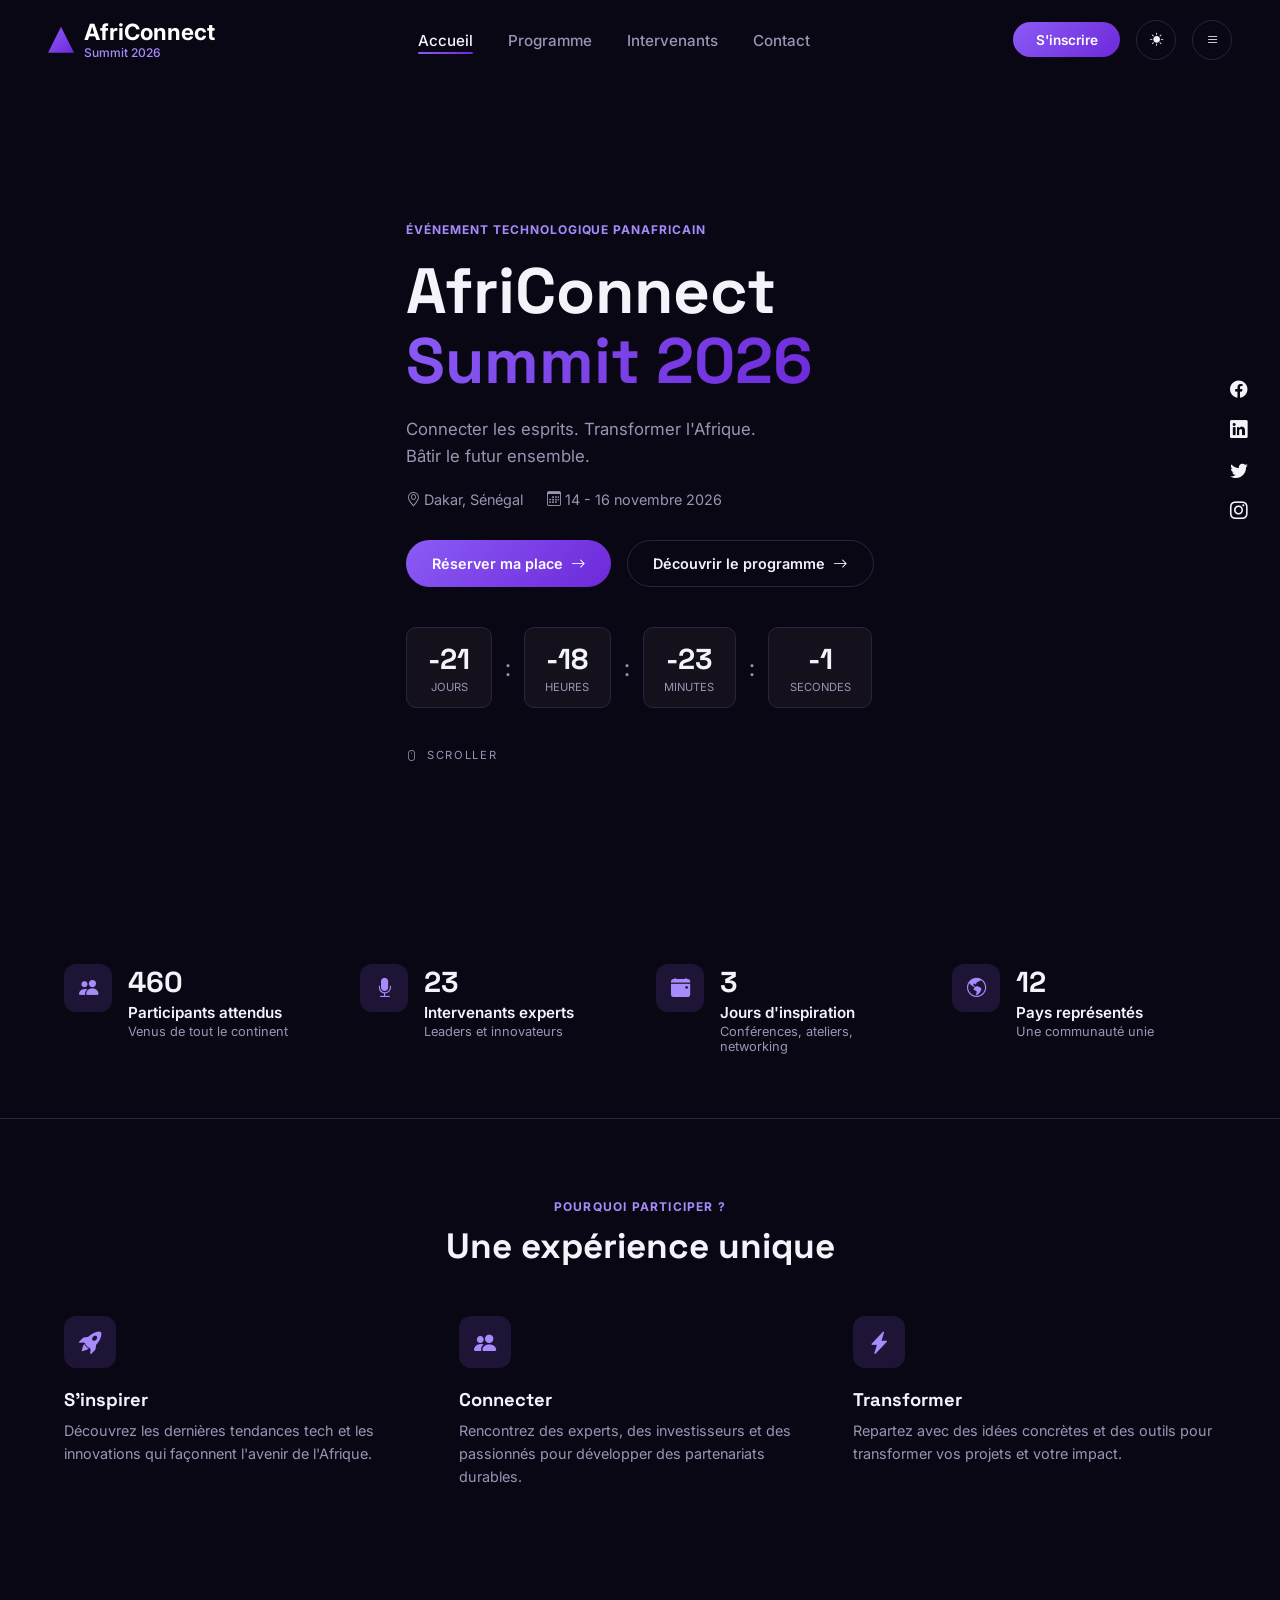
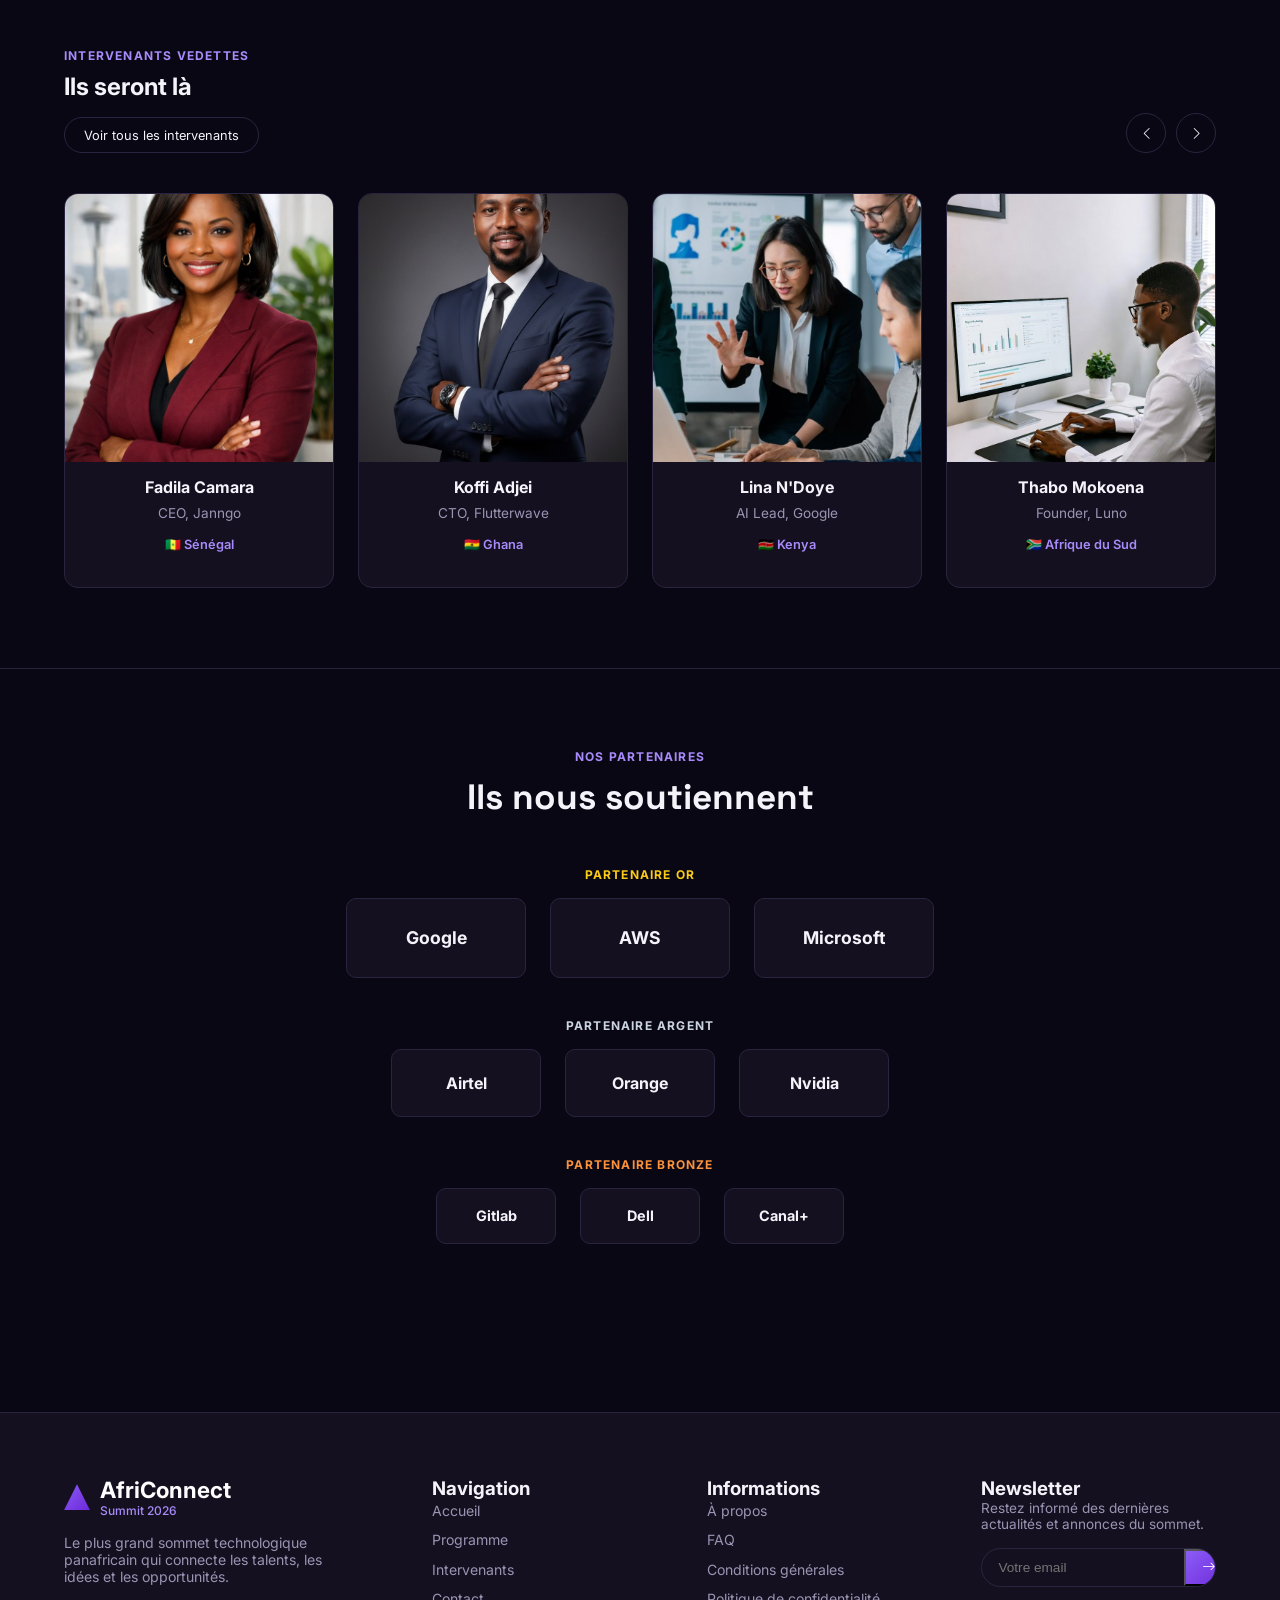
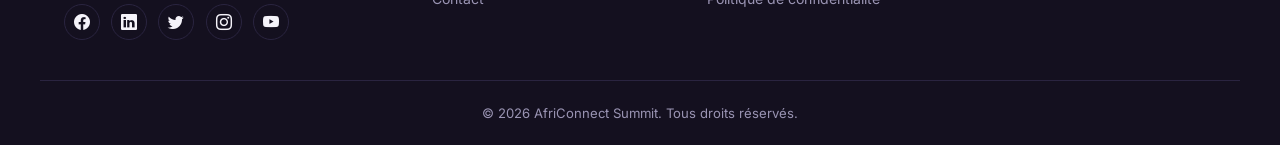
<file: index.html>
<!DOCTYPE html>
<html lang="fr">
<head>
    <meta charset="UTF-8">
    <meta name="viewport" content="width=device-width, initial-scale=1.0">
    <title>Accueil</title>
     <link rel="preconnect" href="https://fonts.googleapis.com">
  <link href="https://fonts.googleapis.com/css2?family=Space+Grotesk:wght@500;600;700&family=Inter:wght@400;500;600;700&display=swap" rel="stylesheet">

  <link rel="stylesheet" href="https://cdn.jsdelivr.net/npm/bootstrap-icons@1.11.3/font/bootstrap-icons.css">
    <link rel="stylesheet" href="css/style.css">
</head>
<body>
    <header>
<nav class="navbar">
            <a href="index.html" class="logo">
                <span class="logo-triangle"></span>
                <span class="logo-text">
                    <span class="logo-main">AfriConnect</span>
                    <span class="logo-sub">Summit 2026</span>
                </span>
            </a>
            <ul class="nav-links">
                <li> <a href="index.html" class="acc">Accueil</a></li>
                <li> <a href="programme.html">Programme</a></li>
                <li> <a href="intervenants.html">Intervenants</a></li>
                <li> <a href="contact.html">Contact</a></li>
            </ul>
            <div class="nav-actions">
                <a href="contact.html" class="btn">S'inscrire</a>
                <button id="theme-toggle" aria-label="Changer le thème">
                    <i class="bi bi-moon-stars-fill"> 🌙 </i>
                </button>
                <button id="menu-toggle" aria-label="Ouvrir le menu">
                <i class="bi bi-list"></i>
            </button>

            </div>
        </nav>
    </header>
    <main>
        <!--SECTION HERO-->
        <section class="hero">
    <video class="hero-video" autoplay muted loop playsinline>
        <source src="https://videos.pexels.com/video-files/7101912/7101912-uhd_2560_1440_25fps.mp4" type="video/mp4">
    </video>
    <div class="hero-overlay"></div>

    <div class="hero-socials">
        <a href="#" aria-label="Facebook"><i class="bi bi-facebook"></i></a>
        <a href="#" aria-label="LinkedIn"><i class="bi bi-linkedin"></i></a>
        <a href="#" aria-label="Twitter"><i class="bi bi-twitter"></i></a>
        <a href="#" aria-label="Instagram"><i class="bi bi-instagram"></i></a>
    </div>

    <div class="container hero-content">
        <span class="badge">Événement technologique panafricain</span>
        <h1>AfriConnect<br><span class="gradient-text">Summit 2026</span></h1>
        <p class="hero-temp">Connecter les esprits. Transformer l'Afrique.<br>Bâtir le futur ensemble.</p>

        <div class="hero-meta">
            <span><i class="bi bi-geo-alt"></i> Dakar, Sénégal</span>
            <span><i class="bi bi-calendar3"></i> 14 - 16 novembre 2026</span>
        </div>

        <div class="hero-cta">
            <a href="contact.html" class="btn btn-primary">Réserver ma place <i class="bi bi-arrow-right"></i></a>
            <a href="programme.html" class="btn btn-outline">Découvrir le programme <i class="bi bi-arrow-right"></i></a>
        </div>

        <div class="countdown">
            <div class="cd-item"><span id="days">00</span><p>Jours</p></div>
            <span class="cd-sep">:</span>
            <div class="cd-item"><span id="hours">00</span><p>Heures</p></div>
            <span class="cd-sep">:</span>
            <div class="cd-item"><span id="minutes">00</span><p>Minutes</p></div>
            <span class="cd-sep">:</span>
            <div class="cd-item"><span id="seconds">00</span><p>Secondes</p></div>
        </div>

        <div class="scroller">
            <i class="bi bi-mouse"></i> SCROLLER
        </div>
    </div>
</section>
        
        <!--SECTION STATISTIQUES-->
        <section class="stats">
    <div class="container stats-grid">
        <div class="stat-item anim">
            <div class="stat-icon"><i class="bi bi-people-fill"></i></div>
            <div class="stat-text">
                <span class="stat-number" data-target="1200">0</span>
                <p class="stat-label">Participants attendus</p>
                <p class="stat-sub">Venus de tout le continent</p>
            </div>
        </div>
        <div class="stat-item anim">
            <div class="stat-icon"><i class="bi bi-mic-fill"></i></div>
            <div class="stat-text">
                <span class="stat-number" data-target="48">0</span>
                <p class="stat-label">Intervenants experts</p>
                <p class="stat-sub">Leaders et innovateurs</p>
            </div>
        </div>
        <div class="stat-item anim">
            <div class="stat-icon"><i class="bi bi-calendar-event-fill"></i></div>
            <div class="stat-text">
                <span class="stat-number" data-target="3">0</span>
                <p class="stat-label">Jours d'inspiration</p>
                <p class="stat-sub">Conférences, ateliers, networking</p>
            </div>
        </div>
        <div class="stat-item anim">
            <div class="stat-icon"><i class="bi bi-globe-americas"></i></div>
            <div class="stat-text">
                <span class="stat-number" data-target="12">0</span>
                <p class="stat-label">Pays représentés</p>
                <p class="stat-sub">Une communauté unie</p>
            </div>
        </div>
    </div>
</section>
<section class="why">
    <div class="container">
        <div class="section-head">
            <span class="eyebrow">Pourquoi participer ?</span>
            <h2>Une expérience unique</h2>
        </div>

        <div class="why-flex">
            <div class="why-card anim">
                <div class="why-icon"><i class="bi bi-rocket-takeoff-fill"></i></div>
                <h3>S'inspirer</h3>
                <p>Découvrez les dernières tendances tech et les innovations qui façonnent l'avenir de l'Afrique.</p>
            </div>
            <div class="why-card anim">
                <div class="why-icon"><i class="bi bi-people-fill"></i></div>
                <h3>Connecter</h3>
                <p>Rencontrez des experts, des investisseurs et des passionnés pour développer des partenariats durables.</p>
            </div>
            <div class="why-card anim">
                <div class="why-icon"><i class="bi bi-lightning-charge-fill"></i></div>
                <h3>Transformer</h3>
                <p>Repartez avec des idées concrètes et des outils pour transformer vos projets et votre impact.</p>
            </div>
        </div>
    </div>
</section>
        <!--SECTION INTERVENANTS-->
        <section class="speakers">
    <div class="container">
        <div class="speakers-head">
            <div>
                <span class="eyebrow">Intervenants vedettes</span>
                <h2>Ils seront là</h2>
                <a href="intervenants.html" class="btn btn-outline btn-sm">Voir tous les intervenants</a>
            </div>
            <div class="speakers-nav">
                <button class="nav-arrow" aria-label="Précédent"><i class="bi bi-chevron-left"></i></button>
                <button class="nav-arrow" aria-label="Suivant"><i class="bi bi-chevron-right"></i></button>
            </div>
        </div>

        <div class="speakers-grid">
            <div class="speaker-card anim">
                <div class="speaker-photo">
                    <img src="images/expert-ia.jpg" alt="Fadila Camara">
                </div>
                <h3>Fadila Camara</h3>
                <p class="speaker-role">CEO, Janngo</p>
                <span class="speaker-country">🇸🇳 Sénégal</span>
            </div>

            <div class="speaker-card anim">
                <div class="speaker-photo">
                    <img src="images/innov.jpg" alt="Koffi Adjei">
                </div>
                <h3>Koffi Adjei</h3>
                <p class="speaker-role">CTO, Flutterwave</p>
                <span class="speaker-country">🇬🇭 Ghana</span>
            </div>

            <div class="speaker-card anim">
                <div class="speaker-photo">
                    <img src="images/ds.jpg" alt="Lina N'Doye">
                </div>
                <h3>Lina N'Doye</h3>
                <p class="speaker-role">AI Lead, Google</p>
                <span class="speaker-country">🇰🇪 Kenya</span>
            </div>

            <div class="speaker-card anim">
                <div class="speaker-photo">
                    <img src="images/tech.jpg" alt="Thabo Mokoena">
                </div>
                <h3>Thabo Mokoena</h3>
                <p class="speaker-role">Founder, Luno</p>
                <span class="speaker-country">🇿🇦 Afrique du Sud</span>
            </div>
        </div>
    </div>
</section>
        <!--SECTION SPONSORS-->
        <section class="sponsors">
    <div class="container">
        <div class="section-head">
            <span class="eyebrow">Nos partenaires</span>
            <h2>Ils nous soutiennent</h2>
        </div>

        <div class="sponsor-tier">
            <span class="tier-label tier-or">Partenaire or</span>
            <div class="sponsor-row">
                <div class="sponsor-logo sponsor-lg">Google</div>
                <div class="sponsor-logo sponsor-lg">AWS</div>
                <div class="sponsor-logo sponsor-lg">Microsoft</div>
            </div>
        </div>

        <div class="sponsor-tier">
            <span class="tier-label tier-argent">Partenaire argent</span>
            <div class="sponsor-row">
                <div class="sponsor-logo sponsor-md">Airtel</div>
                <div class="sponsor-logo sponsor-md">Orange</div>
                <div class="sponsor-logo sponsor-md">Nvidia</div>
            </div>
        </div>

        <div class="sponsor-tier">
            <span class="tier-label tier-bronze">Partenaire bronze</span>
            <div class="sponsor-row">
                <div class="sponsor-logo sponsor-sm">Gitlab</div>
                <div class="sponsor-logo sponsor-sm">Dell</div>
                <div class="sponsor-logo sponsor-sm">Canal+</div>
            </div>
        </div>
    </div>
</section>

    </main>
    <!--SECTION FOOTER-->
    <footer class="footer">
    <div class="container footer-flex">
        <div class="footer-info">
            <a href="index.html" class="logo">
    <span class="logo-triangle"></span>
    <span class="logo-text">
        <span class="logo-main">AfriConnect</span>
        <span class="logo-sub">Summit 2026</span>
    </span>
</a>
            <p>Le plus grand sommet technologique panafricain qui connecte les talents, les idées et les opportunités.</p>
            <div class="social-icons">
                <a href="#" aria-label="Facebook"><i class="bi bi-facebook"></i></a>
                <a href="#" aria-label="LinkedIn"><i class="bi bi-linkedin"></i></a>
                <a href="#" aria-label="Twitter"><i class="bi bi-twitter"></i></a>
                <a href="#" aria-label="Instagram"><i class="bi bi-instagram"></i></a>
                <a href="#" aria-label="YouTube"><i class="bi bi-youtube"></i></a>
            </div>
        </div>

        <div class="footer-links">
            <h3>Navigation</h3>
            <ul>
                <li><a href="index.html">Accueil</a></li>
                <li><a href="programme.html">Programme</a></li>
                <li><a href="intervenants.html">Intervenants</a></li>
                <li><a href="contact.html">Contact</a></li>
            </ul>
        </div>

        <div class="footer-info-links">
            <h3>Informations</h3>
            <ul>
                <li><a href="#">À propos</a></li>
                <li><a href="#">FAQ</a></li>
                <li><a href="#">Conditions générales</a></li>
                <li><a href="#">Politique de confidentialité</a></li>
            </ul>
        </div>

        <div class="footer-newsletter">
            <h3>Newsletter</h3>
            <p>Restez informé des dernières actualités et annonces du sommet.</p>
            <form class="newsletter-form">
                <input type="email" placeholder="Votre email" required>
                <button type="submit" aria-label="S'abonner"><i class="bi bi-arrow-right"></i></button>
            </form>
        </div>
    </div>

    <p class="footer-bottom">© <span id="current-year"></span> AfriConnect Summit. Tous droits réservés.</p>
</footer>

<button id="back-to-top" aria-label="Retour en haut">
    <i class="bi bi-arrow-up"></i>
</button>
    
    <script src="js/main.js"></script>
    
</body>
</html>
</file>
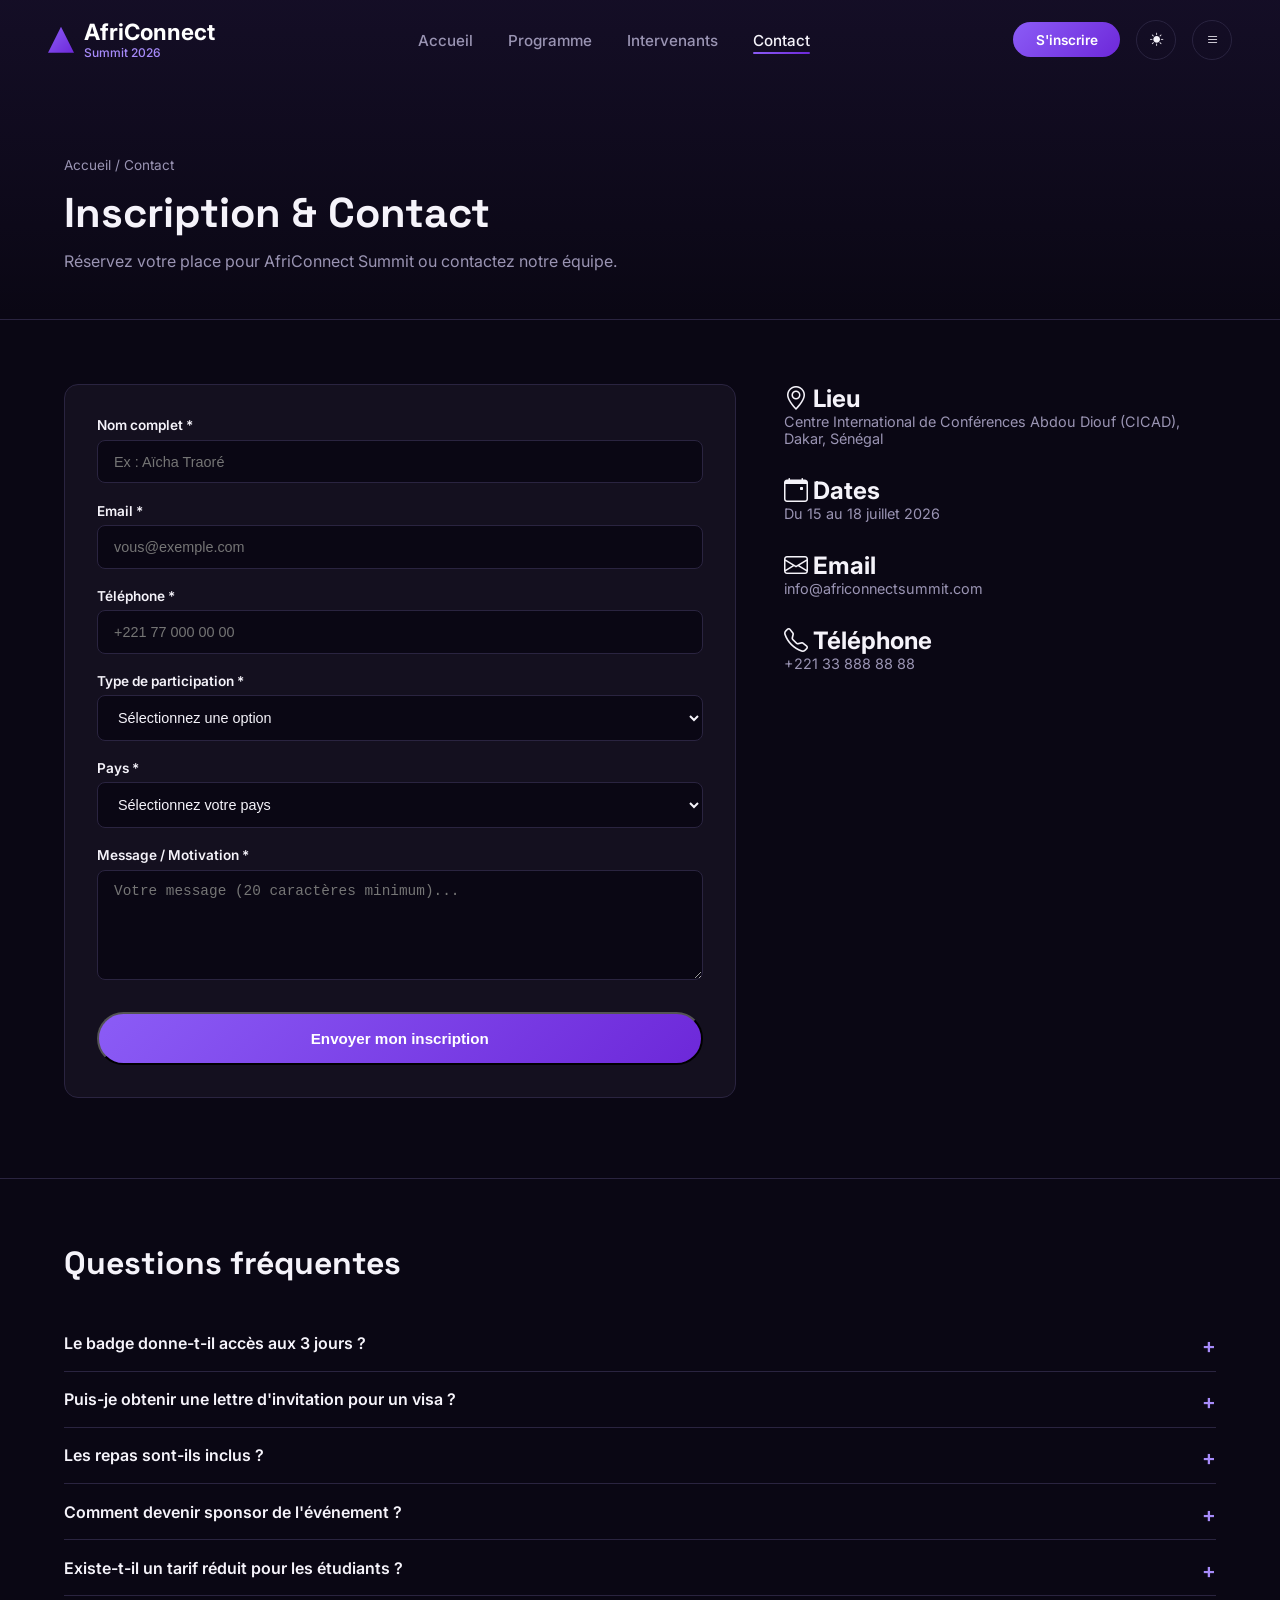
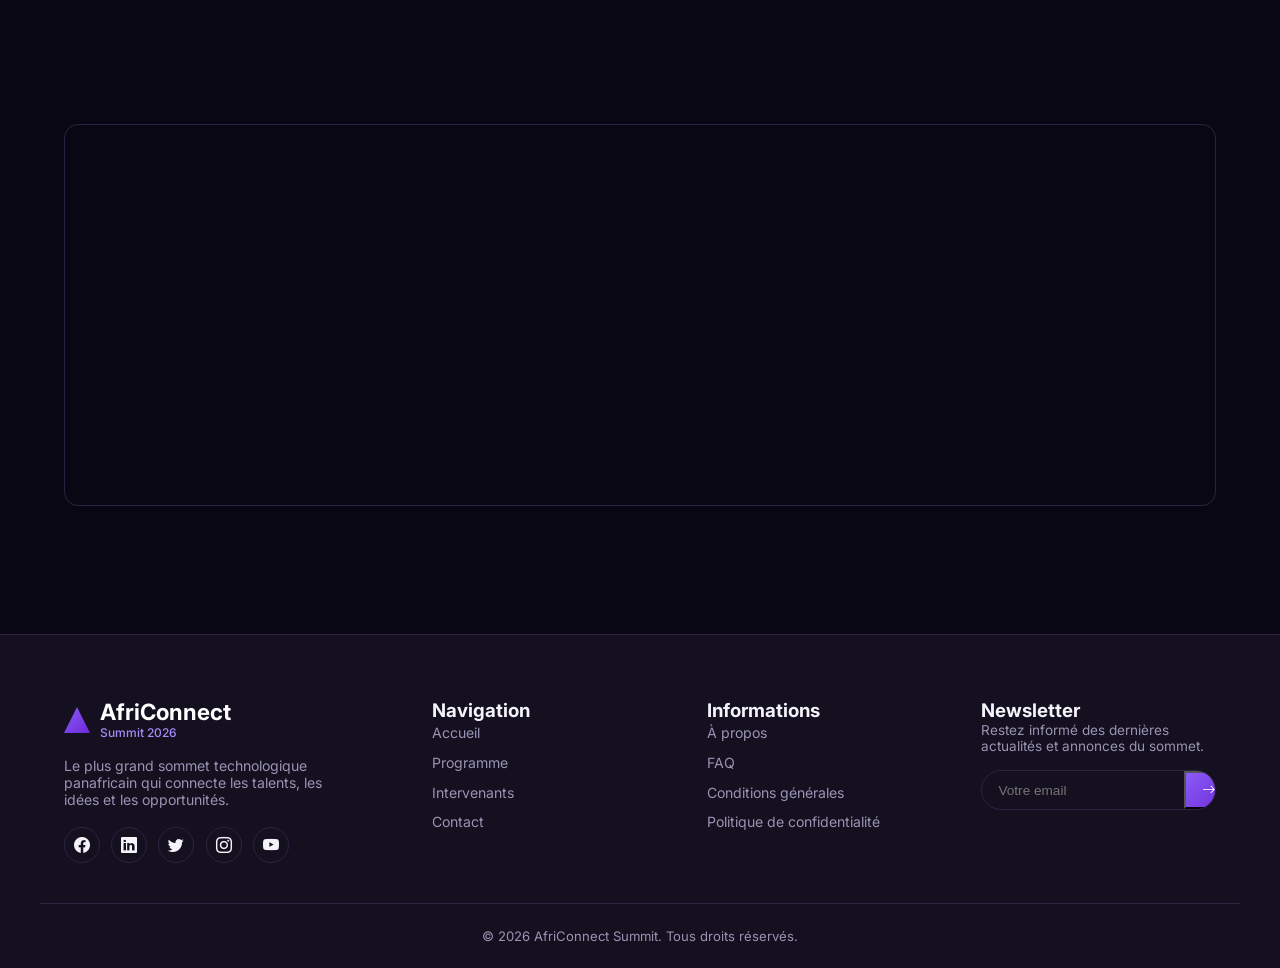
<file: contact.html>
<!DOCTYPE html>
<html lang="fr">
<head>
    <meta charset="UTF-8">
    <meta name="viewport" content="width=device-width, initial-scale=1.0">
    <title>Inscription & Contact</title>
    <link rel="preconnect" href="https://fonts.googleapis.com">
  <link href="https://fonts.googleapis.com/css2?family=Space+Grotesk:wght@500;600;700&family=Inter:wght@400;500;600;700&display=swap" rel="stylesheet">

  <link rel="stylesheet" href="https://cdn.jsdelivr.net/npm/bootstrap-icons@1.11.3/font/bootstrap-icons.css">
    
    <link rel="stylesheet" href="css/style.css">
</head>
<body>
    <header>
        <nav class="navbar">
            <a href="index.html" class="logo">
                <span class="logo-triangle"></span>
                <span class="logo-text">
                    <span class="logo-main">AfriConnect</span>
                    <span class="logo-sub">Summit 2026</span>
                </span>
            </a>
            <ul class="nav-links">
                <li> <a href="index.html" >Accueil</a></li>
                <li> <a href="programme.html">Programme</a></li>
                <li> <a href="intervenants.html">Intervenants</a></li>
                <li> <a href="contact.html" class="acc">Contact</a></li>
            </ul>
            <div class="nav-actions">
                <a href="contact.html" class="btn">S'inscrire</a>
                <button id="theme-toggle" aria-label="Changer le thème">
                    <i class="bi bi-moon-stars-fill"> 🌙 </i>
                </button>
                <button id="menu-toggle" aria-label="Ouvrir le menu">
                <i class="bi bi-list"></i>
            </button>

            </div>
        </nav>
        
           
    </header>
    <main>
         <!--SECTION HERO-->
        <section class="page-hero">
            <div class="container">
                <p class="bread">
                    <a href="index.html">Accueil</a> / Contact
                </p>
                <h1>Inscription & Contact</h1>
                <p>Réservez votre place pour AfriConnect Summit ou contactez notre équipe.</p>
            </div>
        </section>
    <!--Formulaire + INFOS-->
    <section class="registration">
    <div class="container contact-layout">

        <!--Colonne gauche : formulaire-->
        <div class="contact-form-wrap">
            <div class="form-success" id="form-success"></div>

            <form id="registration-form" novalidate>

                <label for="fullname">Nom complet *</label>
                <input type="text" id="fullname" name="fullname" placeholder="Ex : Aïcha Traoré" required>
                <span class="error-msg">Merci d'indiquer votre nom complet.</span>

                <label for="email">Email *</label>
                <input type="email" id="email" name="email" placeholder="vous@exemple.com" required>
                <span class="error-msg">Merci d'indiquer un email valide.</span>

                <label for="phone">Téléphone *</label>
                <input type="tel" id="phone" name="phone" placeholder="+221 77 000 00 00" required>
                <span class="error-msg">Le numéro doit contenir au moins 8 chiffres.</span>

                <label for="participation">Type de participation *</label>
                <select id="participation" name="participation" required>
                    <option value="">Sélectionnez une option</option>
                    <option value="visiteur">Visiteur</option>
                    <option value="intervenant">Intervenant</option>
                    <option value="sponsor">Sponsor</option>
                    <option value="presse">Presse</option>
                    <option value="etudiant">Étudiant</option>
                </select>
                <span class="error-msg">Merci de choisir un type de participation.</span>

                <label for="country">Pays *</label>
                <select id="country" name="country" required>
                    <option value="">Sélectionnez votre pays</option>
                    <option value="senegal">Sénégal</option>
                    <option value="cote-ivoire">Côte d'Ivoire</option>
                    <option value="ghana">Ghana</option>
                    <option value="nigeria">Nigeria</option>
                    <option value="kenya">Kenya</option>
                    <option value="mali">Mali</option>
                    <option value="guinee">Guinée</option>
                    <option value="cameroun">Cameroun</option>
                    <option value="maroc">Maroc</option>
                    <option value="tunisie">Tunisie</option>
                    <option value="benin">Bénin</option>
                </select>
                <span class="error-msg">Merci de choisir votre pays.</span>

                <label for="message">Message / Motivation *</label>
                <textarea id="message" name="message" placeholder="Votre message (20 caractères minimum)..." required></textarea>
                <span class="error-msg">Votre message doit contenir au moins 20 caractères.</span>

                <button type="submit" class="btn">Envoyer mon inscription</button>
            </form>
        </div>

        <!--Colonne droite : infos-->
        <div class="contact-info">
            <div class="info-block">
                <h2><i class="bi bi-geo-alt"></i> Lieu</h2>
                <p>Centre International de Conférences Abdou Diouf (CICAD), Dakar, Sénégal</p>
            </div>
            <div class="info-block">
                <h2><i class="bi bi-calendar-event"></i> Dates</h2>
                <p>Du 15 au 18 juillet 2026</p>
            </div>
            <div class="info-block">
                <h2><i class="bi bi-envelope"></i> Email</h2>
                <p>info@africonnectsummit.com</p>
            </div>
            <div class="info-block">
                <h2><i class="bi bi-telephone"></i> Téléphone</h2>
                <p>+221 33 888 88 88</p>
            </div>
        </div>

    </div>
</section>
<!--FAQ ACCORDÉON CSS PUR-->
<section class="faq-section">
    <div class="container">
        <h2>Questions fréquentes</h2>
        <div class="faq-list">

            <div class="faq-item">
                <input type="checkbox" id="faq1">
                <label class="faq-question" for="faq1">Le badge donne-t-il accès aux 3 jours ?</label>
                <div class="faq-answer">
                    <p>Oui, chaque badge est valable pour l'intégralité de l'événement.</p>
                </div>
            </div>

            <div class="faq-item">
                <input type="checkbox" id="faq2">
                <label class="faq-question" for="faq2">Puis-je obtenir une lettre d'invitation pour un visa ?</label>
                <div class="faq-answer">
                    <p>Oui, une lettre d'invitation officielle est envoyée par email sur demande.</p>
                </div>
            </div>

            <div class="faq-item">
                <input type="checkbox" id="faq3">
                <label class="faq-question" for="faq3">Les repas sont-ils inclus ?</label>
                <div class="faq-answer">
                    <p>Le déjeuner et les pauses café sont inclus dans tous les types de badges.</p>
                </div>
            </div>

            <div class="faq-item">
                <input type="checkbox" id="faq4">
                <label class="faq-question" for="faq4">Comment devenir sponsor de l'événement ?</label>
                <div class="faq-answer">
                    <p>Contactez notre équipe partenariats à info@africonnectsummit.com.</p>
                </div>
            </div>

            <div class="faq-item">
                <input type="checkbox" id="faq5">
                <label class="faq-question" for="faq5">Existe-t-il un tarif réduit pour les étudiants ?</label>
                <div class="faq-answer">
                    <p>Oui, un tarif étudiant est disponible sur présentation d'une carte étudiante valide.</p>
                </div>
            </div>

        </div>
    </div>
</section>

<!--CARTE GOOGLE MAPS-->
<section class="map-section">
    <div class="container">
        <div class="map-wrap">
            <iframe
                src="https://www.google.com/maps?q=Dakar,Senegal&output=embed"
                title="Carte de localisation de Dakar, Sénégal"
                loading="lazy">
            </iframe>
        </div>
    </div>
</section>
    
    </main>
    <footer class="footer">
    <div class="container footer-flex">
        <div class="footer-info">
            <a href="index.html" class="logo">
    <span class="logo-triangle"></span>
    <span class="logo-text">
        <span class="logo-main">AfriConnect</span>
        <span class="logo-sub">Summit 2026</span>
    </span>
</a>
            <p>Le plus grand sommet technologique panafricain qui connecte les talents, les idées et les opportunités.</p>
            <div class="social-icons">
                <a href="#" aria-label="Facebook"><i class="bi bi-facebook"></i></a>
                <a href="#" aria-label="LinkedIn"><i class="bi bi-linkedin"></i></a>
                <a href="#" aria-label="Twitter"><i class="bi bi-twitter"></i></a>
                <a href="#" aria-label="Instagram"><i class="bi bi-instagram"></i></a>
                <a href="#" aria-label="YouTube"><i class="bi bi-youtube"></i></a>
            </div>
        </div>

        <div class="footer-links">
            <h3>Navigation</h3>
            <ul>
                <li><a href="index.html">Accueil</a></li>
                <li><a href="programme.html">Programme</a></li>
                <li><a href="intervenants.html">Intervenants</a></li>
                <li><a href="contact.html">Contact</a></li>
            </ul>
        </div>

        <div class="footer-info-links">
            <h3>Informations</h3>
            <ul>
                <li><a href="#">À propos</a></li>
                <li><a href="#">FAQ</a></li>
                <li><a href="#">Conditions générales</a></li>
                <li><a href="#">Politique de confidentialité</a></li>
            </ul>
        </div>

        <div class="footer-newsletter">
            <h3>Newsletter</h3>
            <p>Restez informé des dernières actualités et annonces du sommet.</p>
            <form class="newsletter-form">
                <input type="email" placeholder="Votre email" required>
                <button type="submit" aria-label="S'abonner"><i class="bi bi-arrow-right"></i></button>
            </form>
        </div>
    </div>

    <p class="footer-bottom">© <span id="current-year"></span> AfriConnect Summit. Tous droits réservés.</p>
</footer>

<button id="back-to-top" aria-label="Retour en haut">
    <i class="bi bi-arrow-up"></i>
</button>
    <script src="js/main.js"></script>
    
</body>
</html>
</file>
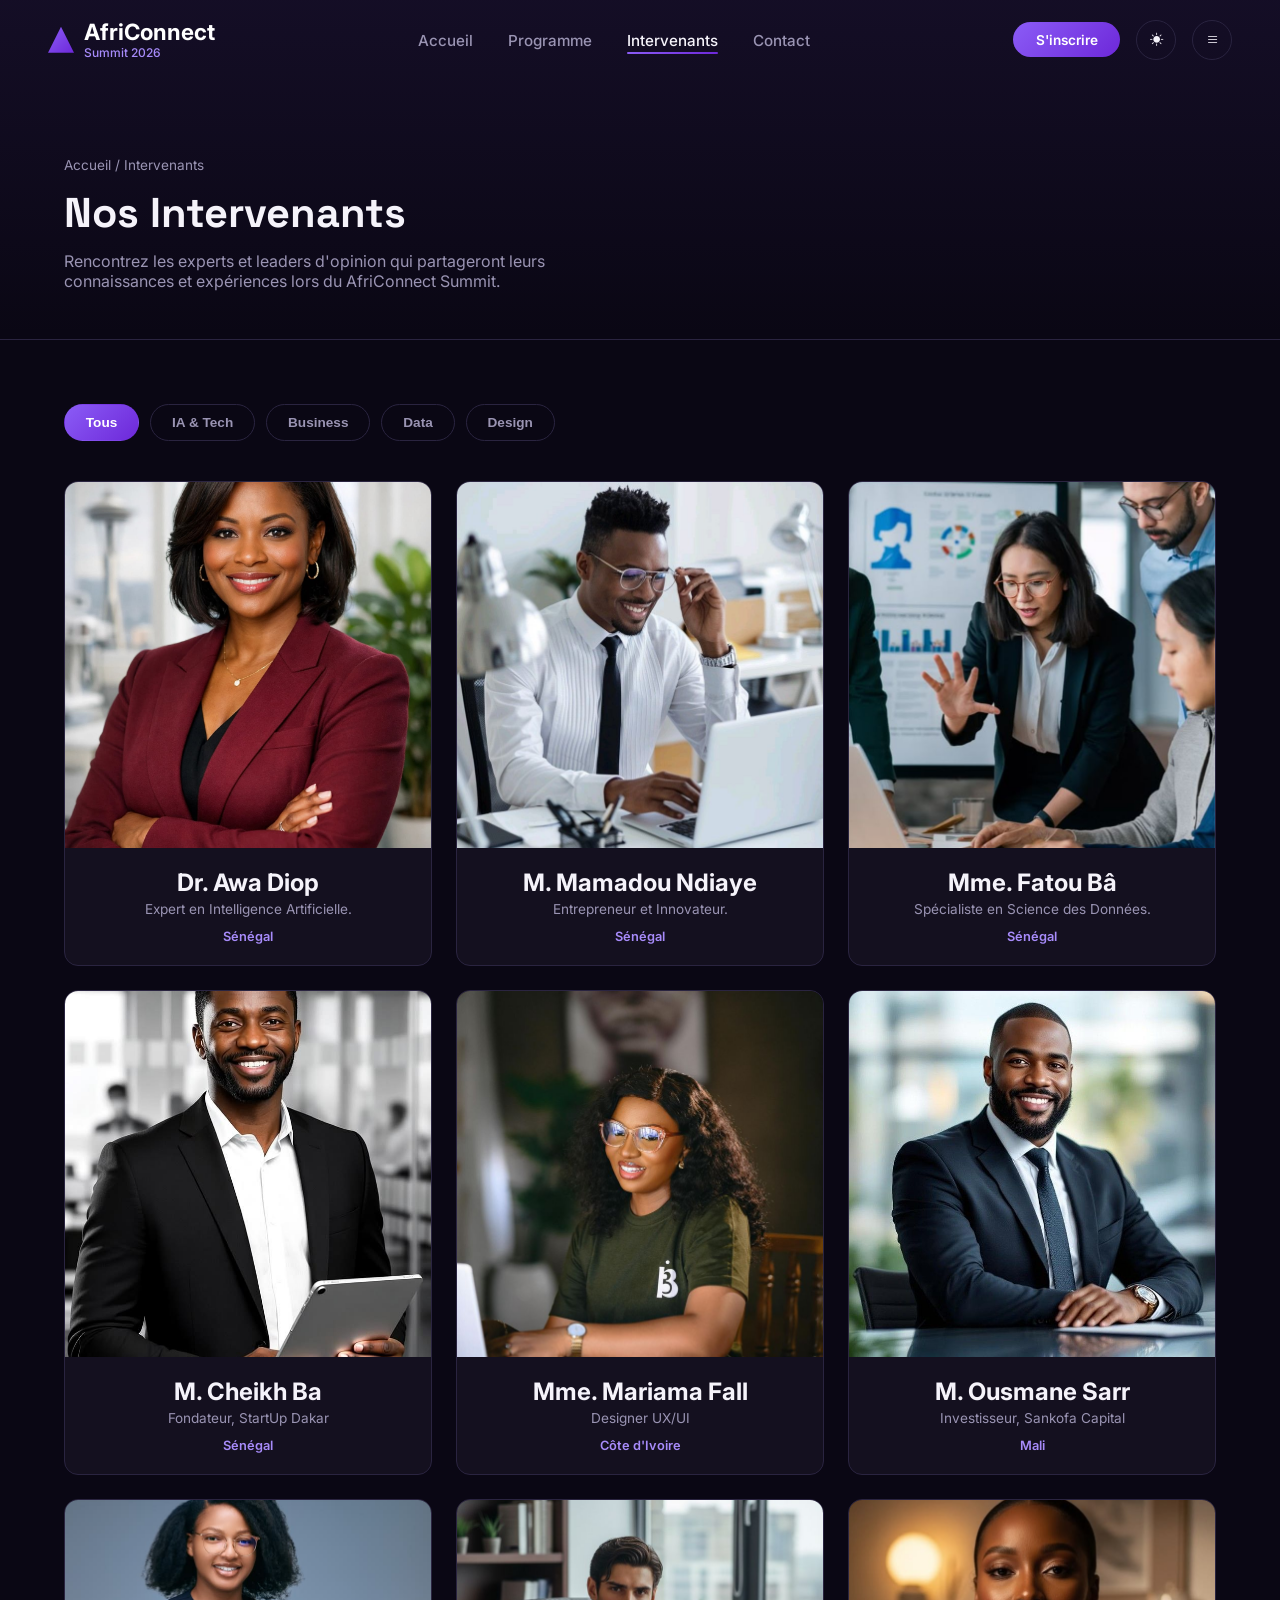
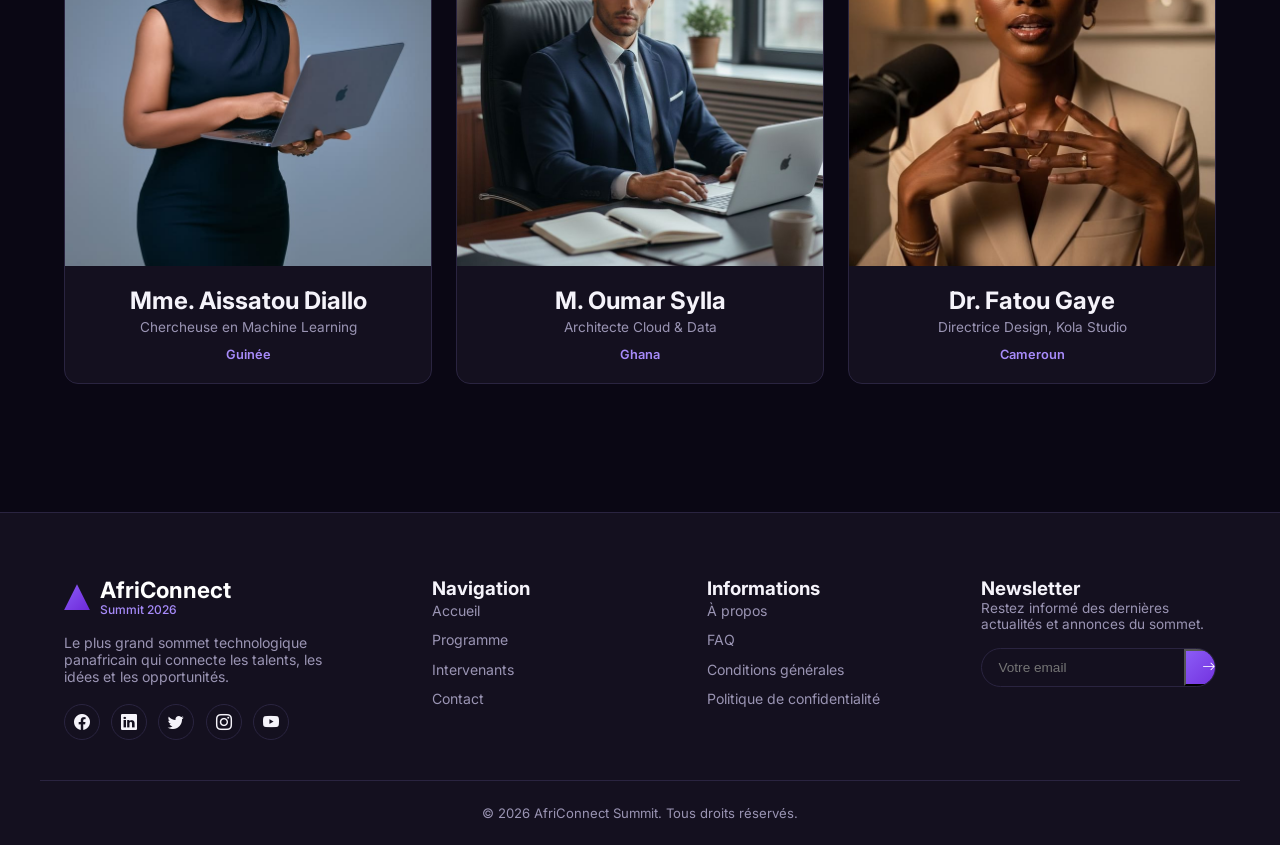
<file: intervenants.html>
<!DOCTYPE html>
<html lang="fr">
<head>
    <meta charset="UTF-8">
    <meta name="viewport" content="width=device-width, initial-scale=1.0">
    <title>Intervenants</title>
     <link rel="preconnect" href="https://fonts.googleapis.com">
  <link href="https://fonts.googleapis.com/css2?family=Space+Grotesk:wght@500;600;700&family=Inter:wght@400;500;600;700&display=swap" rel="stylesheet">

  <link rel="stylesheet" href="https://cdn.jsdelivr.net/npm/bootstrap-icons@1.11.3/font/bootstrap-icons.css">
    <link rel="stylesheet" href="css/style.css">
</head>
<body>
    <header>
        <nav class="navbar">
            <a href="index.html" class="logo">
                <span class="logo-triangle"></span>
                <span class="logo-text">
                    <span class="logo-main">AfriConnect</span>
                    <span class="logo-sub">Summit 2026</span>
                </span>
            </a>
            <ul class="nav-links">
                <li> <a href="index.html" >Accueil</a></li>
                <li> <a href="programme.html">Programme</a></li>
                <li> <a href="intervenants.html" class="acc">Intervenants</a></li>
                <li> <a href="contact.html">Contact</a></li>
            </ul>
            <div class="nav-actions">
                <a href="contact.html" class="btn">S'inscrire</a>
                <button id="theme-toggle" aria-label="Changer le thème">
                    <i class="bi bi-moon-stars-fill"> 🌙 </i>
                </button>
                <button id="menu-toggle" aria-label="Ouvrir le menu">
                <i class="bi bi-list"></i>
            </button>

            </div>
        </nav>
        
    </header>
    <main>
        <!--SECTION HERO-->
        <section class="page-hero">
            <div class="container">
                <p class="bread">
                   <a href="index.html">Accueil</a> / Intervenants
            
                </p>
                <h1>Nos Intervenants</h1>
                <p>Rencontrez les experts et leaders d'opinion qui partageront leurs connaissances et expériences lors du AfriConnect Summit.</p>
            </div>
        </section>
        <!--Filtrage dynamique-->
        <section class="speakers-full-section">
            <div class="container">
                <div class="filter">
                    <button class="filter-btn active" data-filter="all">Tous</button>
                    <button class="filter-btn" data-filter="ia">IA & Tech</button>
                    <button class="filter-btn" data-filter="business">Business</button>
                    <button class="filter-btn" data-filter="data">Data</button>
                    <button class="filter-btn" data-filter="design">Design</button>
                </div>
                <!--Liste des intervenants-->
                <div class="speakers-grid-full">
                    
                    <div class="speaker-card" data-category="ia">
                        <img src="images/expert-ia.jpg" alt="Dr. Awa Diop">
                        <h2>Dr. Awa Diop</h2>
                        <p>Expert en Intelligence Artificielle.</p>
                        <span>Sénégal</span>
                    </div>
                    <div class="speaker-card" data-category="business">
                        <img src="images/innovation.jpg" alt="M. Mamadou Ndiaye">
                        <h2>M. Mamadou Ndiaye</h2>
                        <p>Entrepreneur et Innovateur.</p>
                        <span>Sénégal</span>
                    </div>
                    <div class="speaker-card" data-category="data">
                        <img src="images/ds.jpg" alt="Mme. Fatou Bâ">
                        <h2>Mme. Fatou Bâ</h2>
                        <p>Spécialiste en Science des Données.</p>
                        <span>Sénégal</span>
                    </div>
                    <div class="speaker-card" data-category="business">
                        <img src="images/speaker4.jpg" alt="M. Cheikh Ba">
                        <h2>M. Cheikh Ba</h2>
                        <p>Fondateur, StartUp Dakar</p>
                        <span>Sénégal</span>
                    </div>

                    <div class="speaker-card" data-category="design">
                        <img src="images/speaker5.jpg" alt="Mme. Mariama Fall">
                        <h2>Mme. Mariama Fall</h2>
                        <p>Designer UX/UI</p>
                        <span>Côte d'Ivoire</span>
                    </div>

                    <div class="speaker-card" data-category="business">
                        <img src="images/speaker6.jpg" alt="M. Ousmane Sarr">
                        <h2>M. Ousmane Sarr</h2>
                        <p>Investisseur, Sankofa Capital</p>
                        <span>Mali</span>
                    </div>

                    <div class="speaker-card" data-category="ia">
                        <img src="images/speaker7.jpg" alt="Mme. Aissatou Diallo">
                        <h2>Mme. Aissatou Diallo</h2>
                        <p>Chercheuse en Machine Learning</p>
                        <span>Guinée</span>
                    </div>

                    <div class="speaker-card" data-category="data">
                        <img src="images/speaker8.jpg" alt="M. Oumar Sylla">
                        <h2>M. Oumar Sylla</h2>
                        <p>Architecte Cloud & Data</p>
                        <span>Ghana</span>
                    </div>

                    <div class="speaker-card" data-category="design">
                        <img src="images/speaker9.jpg" alt="Dr. Fatou Gaye">
                        <h2>Dr. Fatou Gaye</h2>
                        <p>Directrice Design, Kola Studio</p>
                        <span>Cameroun</span>
                    </div>
                </div>
            </div>
        </section>

    </main>
    <footer class="footer">
    <div class="container footer-flex">
        <div class="footer-info">
            <a href="index.html" class="logo">
    <span class="logo-triangle"></span>
    <span class="logo-text">
        <span class="logo-main">AfriConnect</span>
        <span class="logo-sub">Summit 2026</span>
    </span>
</a>
            <p>Le plus grand sommet technologique panafricain qui connecte les talents, les idées et les opportunités.</p>
            <div class="social-icons">
                <a href="#" aria-label="Facebook"><i class="bi bi-facebook"></i></a>
                <a href="#" aria-label="LinkedIn"><i class="bi bi-linkedin"></i></a>
                <a href="#" aria-label="Twitter"><i class="bi bi-twitter"></i></a>
                <a href="#" aria-label="Instagram"><i class="bi bi-instagram"></i></a>
                <a href="#" aria-label="YouTube"><i class="bi bi-youtube"></i></a>
            </div>
        </div>

        <div class="footer-links">
            <h3>Navigation</h3>
            <ul>
                <li><a href="index.html">Accueil</a></li>
                <li><a href="programme.html">Programme</a></li>
                <li><a href="intervenants.html">Intervenants</a></li>
                <li><a href="contact.html">Contact</a></li>
            </ul>
        </div>

        <div class="footer-info-links">
            <h3>Informations</h3>
            <ul>
                <li><a href="#">À propos</a></li>
                <li><a href="#">FAQ</a></li>
                <li><a href="#">Conditions générales</a></li>
                <li><a href="#">Politique de confidentialité</a></li>
            </ul>
        </div>

        <div class="footer-newsletter">
            <h3>Newsletter</h3>
            <p>Restez informé des dernières actualités et annonces du sommet.</p>
            <form class="newsletter-form">
                <input type="email" placeholder="Votre email" required>
                <button type="submit" aria-label="S'abonner"><i class="bi bi-arrow-right"></i></button>
            </form>
        </div>
    </div>

    <p class="footer-bottom">© <span id="current-year"></span> AfriConnect Summit. Tous droits réservés.</p>
</footer>

<button id="back-to-top" aria-label="Retour en haut">
    <i class="bi bi-arrow-up"></i>
</button>
    <script src="js/main.js"></script>
    
</body>
</html>
</file>
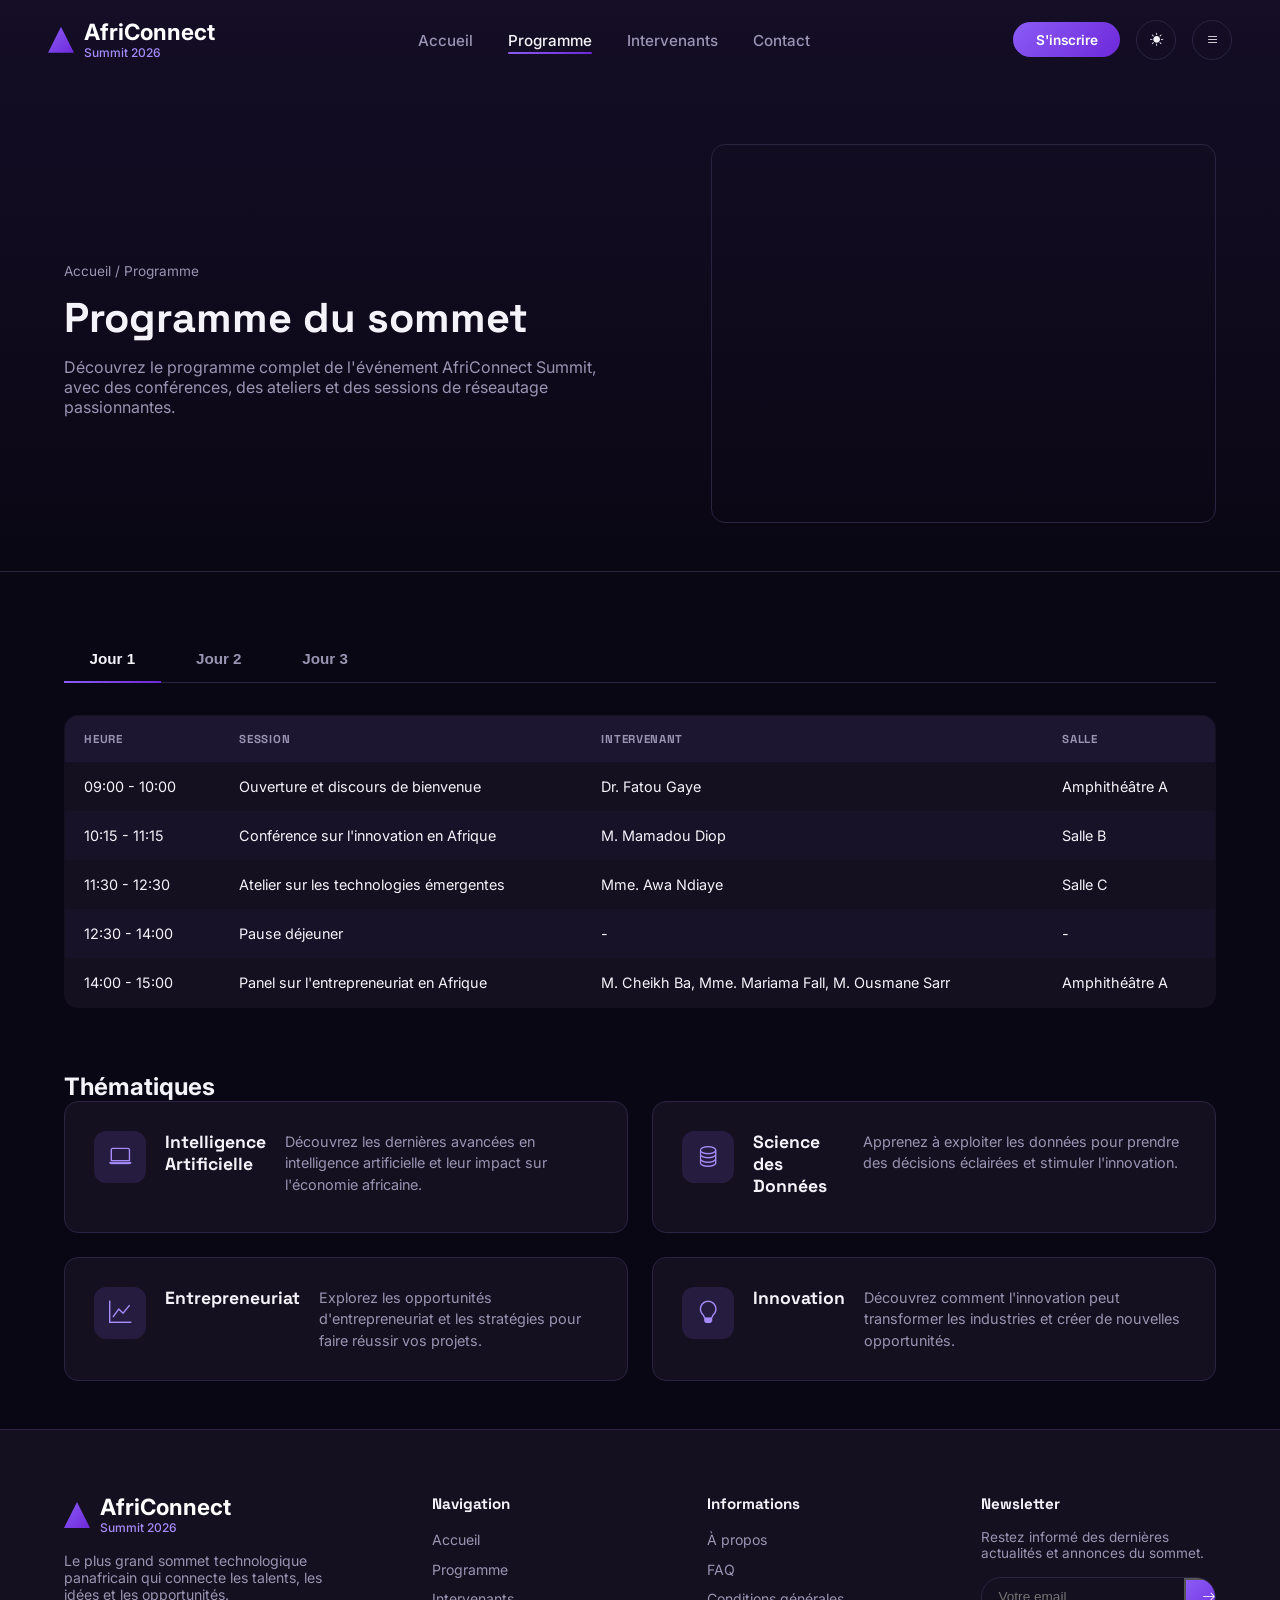
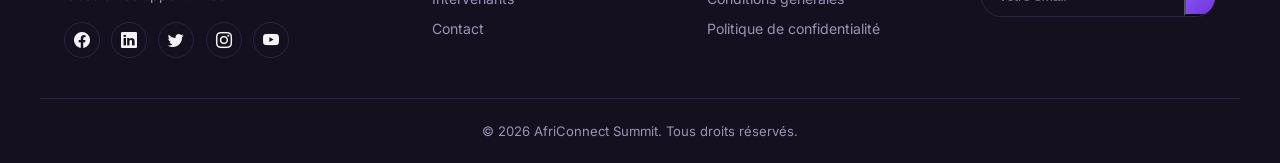
<file: programme.html>
<!DOCTYPE html>
<html lang="fr">
<head>
    <meta charset="UTF-8">
    <meta name="viewport" content="width=device-width, initial-scale=1.0">
    <title>Programme</title>
    <link rel="preconnect" href="https://fonts.googleapis.com">
  <link href="https://fonts.googleapis.com/css2?family=Space+Grotesk:wght@500;600;700&family=Inter:wght@400;500;600;700&display=swap" rel="stylesheet">

  <link rel="stylesheet" href="https://cdn.jsdelivr.net/npm/bootstrap-icons@1.11.3/font/bootstrap-icons.css">
    <link rel="stylesheet" href="css/style.css">
</head>
<body>
    <header>
        <nav class="navbar">
            <a href="index.html" class="logo">
                <span class="logo-triangle"></span>
                <span class="logo-text">
                    <span class="logo-main">AfriConnect</span>
                    <span class="logo-sub">Summit 2026</span>
                </span>
            </a>
            <ul class="nav-links">
                <li> <a href="index.html" >Accueil</a></li>
                <li> <a href="programme.html" class="acc">Programme</a></li>
                <li> <a href="intervenants.html">Intervenants</a></li>
                <li> <a href="contact.html">Contact</a></li>
            </ul>
            <div class="nav-actions">
                <a href="contact.html" class="btn">S'inscrire</a>
                <button id="theme-toggle" aria-label="Changer le thème">
                    <i class="bi bi-moon-stars-fill"> 🌙 </i>
                </button>
                <button id="menu-toggle" aria-label="Ouvrir le menu">
                <i class="bi bi-list"></i>
            </button>

            </div>
        </nav>
    </header>
    <main>
        <section class="page-hero">
    <div class="container page-hero-grid">
        <div class="page-hero-text">
            <p class="bread">
                <a href="index.html">Accueil</a> / Programme
            </p>
            <h1>Programme du sommet</h1>
            <p>Découvrez le programme complet de l'événement AfriConnect Summit, avec des conférences, des ateliers et des sessions de réseautage passionnantes.</p>
        </div>

        <div class="page-hero-video">
            <video autoplay muted loop playsinline>
                <source src="https://videos.pexels.com/video-files/8244250/8244250-uhd_2560_1440_25fps.mp4" type="video/mp4">
            </video>
        </div>
    </div>
</section>
        <!--Onglets 3 jours-->
        <section class="tabs-section">
            <div class="container">
                <div class="tab-buttons">
                    <button class="tab-btn active" data-tab="day1">Jour 1</button>
                    <button class="tab-btn" data-tab="day2">Jour 2</button>
                    <button class="tab-btn" data-tab="day3">Jour 3</button>
                </div>
                <div class="tab-content">
                    <div id="day1" class="tab-pane active">
                        <table class="programme-table">
                            <thead>
                                <tr>
                                    <th>Heure</th>
                                    <th>Session</th>
                                    <th>Intervenant</th>
                                    <th>Salle</th>
                                </tr>
                            </thead>
                            <tbody>
                                <tr>
                                    <td>09:00 - 10:00</td>
                                    <td>Ouverture et discours de bienvenue</td>
                                    <td>Dr. Fatou Gaye</td>
                                    <td>Amphithéâtre A</td>
                                </tr>
                                <tr>
                                    <td>10:15 - 11:15</td>
                                    <td>Conférence sur l'innovation en Afrique</td>
                                    <td>M. Mamadou Diop</td>
                                    <td>Salle B</td>
                                </tr>
                                <tr>
                                    <td>11:30 - 12:30</td>
                                    <td>Atelier sur les technologies émergentes</td>
                                    <td>Mme. Awa Ndiaye</td>
                                    <td>Salle C</td>
                                </tr>
                                <tr>
                                    <td>12:30 - 14:00</td>
                                    <td>Pause déjeuner</td>
                                    <td>-</td>
                                    <td>-</td>
                                </tr>
                                <tr>
                                    <td>14:00 - 15:00</td>
                                    <td>Panel sur l'entrepreneuriat en Afrique</td>
                                    <td>M. Cheikh Ba, Mme. Mariama Fall, M. Ousmane Sarr</td>
                                    <td>Amphithéâtre A</td>
                                </tr>
                            </tbody>
                        </table>
                    </div>
                    <div id="day2" class="tab-pane">
                        <table class="programme-table">
                            <thead>
                                <tr>
                                    <th>Heure</th>
                                    <th>Session</th>
                                    <th>Intervenant</th>
                                    <th>Salle</th>
                                </tr>
                            </thead>
                            <tbody>
                                <tr>
                                    <td>09:00 - 10:00</td>
                                    <td>Conférence sur l'IA et la data</td>
                                    <td>Dr. Awa Diop</td>
                                    <td>Amphithéâtre A</td>
                                </tr>
                                <tr>
                                    <td>10:15 - 11:15</td>
                                    <td>Atelier sur le développement durable</td>
                                    <td>Mme. Fatou Ndiaye</td>
                                    <td>Salle B</td>
                                </tr>
                                <tr>
                                    <td>11:30 - 12:30</td>
                                    <td>Panel sur l'innovation sociale</td>
                                    <td>M. Mamadou Ba, Mme. Aissatou Diallo, M. Oumar Sylla</td>
                                    <td>Salle C</td>
                                </tr>
                                <tr>
                                    <td>12:30 - 14:00</td>
                                    <td>Pause déjeuner</td>
                                    <td>-</td>
                                    <td>-</td>
                                </tr>
                                <tr>
                                    <td>14:00 - 15:00</td>
                                    <td>Conférence sur les startups africaines</td>
                                    <td>M. Cheikh Fall</td>
                                    <td>Amphithéâtre A</td>
                                </tr>
                            </tbody>
                        </table>
                    </div>
                    <div id="day3" class="tab-pane">
                        <table class="programme-table">
                            <thead>
                                <tr>
                                    <th>Heure</th>
                                    <th>Session</th>
                                    <th>Intervenant</th>
                                    <th>Salle</th>
                                </tr>
                            </thead>
                            <tbody>
                                <tr>
                                    <td>09:00 - 10:00</td>
                                    <td>Atelier sur l'innovation technologique</td>
                                    <td>Mme. Awa Ndiaye</td>
                                    <td>Salle B</td>
                                </tr>
                                <tr>
                                    <td>10:15 - 11:15</td>
                                    <td>Conférence sur l'entrepreneuriat féminin</td>
                                    <td>Mme. Mariama Fall</td>
                                    <td>Amphithéâtre A</td>
                                </tr>
                                <tr>
                                    <td>11:30 - 12:30</td>
                                    <td>Panel sur les opportunités d'investissement en Afrique</td>
                                    <td>M. Ousmane Sarr, Mme. Fatou Gaye, M. Cheikh Ba</td>
                                    <td>Salle C</td>
                                </tr>
                                <tr>
                                    <td>12:30 - 14:00</td>
                                    <td>Pause déjeuner</td>
                                    <td>-</td>
                                    <td>-</td>
                                </tr>
                                <tr>
                                    <td>14:00 - 15:00</td>
                                    <td>Clôture et remerciements</td>
                                    <td>Dr. Fatou Gaye</td>
                                    <td>Amphithéâtre A</td>
                                </tr>

                            </tbody>

                        </table>
                    </div>
                </div>
            </div>
        </section>
        <!--SECTION THEMATIQUES-->
        <section class="themes">
            <div class="container">
                <h2>Thématiques</h2>
                <div class="themes-grid">
                    <div class="theme-card anim">
                        <i class="bi bi-laptop"></i>
                        <h3>Intelligence Artificielle</h3>
                        <p>Découvrez les dernières avancées en intelligence artificielle et leur impact sur l'économie africaine.</p>
                    </div>
                    <div class="theme-card anim">
                        <i class="bi bi-database"></i>
                        <h3>Science des Données</h3>
                        <p>Apprenez à exploiter les données pour prendre des décisions éclairées et stimuler l'innovation.</p>
                    </div>
                    <div class="theme-card anim">
                        <i class="bi bi-graph-up"></i>
                        <h3>Entrepreneuriat</h3>
                        <p>Explorez les opportunités d'entrepreneuriat et les stratégies pour faire réussir vos projets.</p>
                    </div>
                    <div class="theme-card anim">
                        <i class="bi bi-lightbulb"></i>
                        <h3>Innovation</h3>
                        <p>Découvrez comment l'innovation peut transformer les industries et créer de nouvelles opportunités.</p>
                    </div>
                </div>
            </div>
        </section>

    </main>
    <footer class="footer">
    <div class="container footer-flex">
        <div class="footer-info">
            <a href="index.html" class="logo">
    <span class="logo-triangle"></span>
    <span class="logo-text">
        <span class="logo-main">AfriConnect</span>
        <span class="logo-sub">Summit 2026</span>
    </span>
</a>
            <p>Le plus grand sommet technologique panafricain qui connecte les talents, les idées et les opportunités.</p>
            <div class="social-icons">
                <a href="#" aria-label="Facebook"><i class="bi bi-facebook"></i></a>
                <a href="#" aria-label="LinkedIn"><i class="bi bi-linkedin"></i></a>
                <a href="#" aria-label="Twitter"><i class="bi bi-twitter"></i></a>
                <a href="#" aria-label="Instagram"><i class="bi bi-instagram"></i></a>
                <a href="#" aria-label="YouTube"><i class="bi bi-youtube"></i></a>
            </div>
        </div>

        <div class="footer-links">
            <h4>Navigation</h4>
            <ul>
                <li><a href="index.html">Accueil</a></li>
                <li><a href="programme.html">Programme</a></li>
                <li><a href="intervenants.html">Intervenants</a></li>
                <li><a href="contact.html">Contact</a></li>
            </ul>
        </div>

        <div class="footer-info-links">
            <h4>Informations</h4>
            <ul>
                <li><a href="#">À propos</a></li>
                <li><a href="#">FAQ</a></li>
                <li><a href="#">Conditions générales</a></li>
                <li><a href="#">Politique de confidentialité</a></li>
            </ul>
        </div>

        <div class="footer-newsletter">
            <h4>Newsletter</h4>
            <p>Restez informé des dernières actualités et annonces du sommet.</p>
            <form class="newsletter-form">
                <input type="email" placeholder="Votre email" required>
                <button type="submit" aria-label="S'abonner"><i class="bi bi-arrow-right"></i></button>
            </form>
        </div>
    </div>

    <p class="footer-bottom">© <span id="current-year"></span> AfriConnect Summit. Tous droits réservés.</p>
</footer>

<button id="back-to-top" aria-label="Retour en haut">
    <i class="bi bi-arrow-up"></i>
</button>
    
    <script src="js/main.js"></script>
    
</body>
</html>
</file>
<file: css/style.css>
:root {
  --color-bg: #0a0714;
  --color-surface: #14101f;
  --color-surface-alt: #1c1630;

  --color-text: #f5f3fa;
  --color-text-muted: #9a94b3;

  --color-primary: #8b5cf6;
  --color-primary-light: #a78bfa;
  --color-accent: #6d28d9;

  --color-border: #2a2440;

  --font-title: 'Space Grotesk', sans-serif;
  --font-body: 'Inter', sans-serif;

  --radius: 14px;
}

* { margin: 0; padding: 0; box-sizing: border-box; }

body {
  background-color: var(--color-bg);
  color: var(--color-text);
  font-family: var(--font-body);
}

.container {
  max-width: 1200px;
  margin: 0 auto;
  padding: 0 1.5rem;
}
.navbar {
  position: fixed;
  top: 0;
  left: 0;
  width: 100%;
  z-index: 1000;
  display: flex;
  align-items: center;
  justify-content: space-between;
  padding: 1.2rem 3rem;
  transition: background-color 0.3s ease, padding 0.3s ease;
}

.navbar.scrolled {
  background-color: rgba(10, 7, 20, 0.85);
  backdrop-filter: blur(10px);
  padding: 0.8rem 3rem;
  border-bottom: 1px solid var(--color-border);
}
a {
  color: inherit;
  text-decoration: none;
}

ul {
  list-style: none;
}
.logo {
  display: flex;
  align-items: center;
  gap: 10px;
  color: var(--color-text);
}

.logo-text {
  display: flex;
  flex-direction: column;
  line-height: 1.2;
}

.logo-main {
  font-weight: 700;
  font-size: 1.4rem;
  color: #ffffff;
}

.logo-sub {
  font-size: 0.75rem;
  font-weight: 500;
  color: var(--color-primary-light);
}

.logo-triangle {
  display: inline-block;
  width: 26px;
  height: 26px;
  background: linear-gradient(135deg, var(--color-primary), var(--color-accent));
  clip-path: polygon(50% 0%, 0% 100%, 100% 100%);
  flex-shrink: 0;
}



.nav-links {
  display: flex;
  gap: 2.2rem;
  list-style: none;
}

.nav-links a {
  font-size: 0.95rem;
  font-weight: 500;
  color: var(--color-text-muted);
  text-decoration: none;
  position: relative;
  padding-bottom: 4px;
}

.nav-links a:hover,
.nav-links a.acc {
  color: var(--color-text);
}

.nav-links a.acc::after {
  content: "";
  position: absolute;
  left: 0;
  bottom: 0;
  width: 100%;
  height: 2px;
  background: linear-gradient(90deg, var(--color-primary), var(--color-accent));
  border-radius: 2px;
}

.nav-actions {
  display: flex;
  align-items: center;
  gap: 1rem;
}

.nav-actions .btn {
  padding: 0.6rem 1.4rem;
  border-radius: 100px;
  background: linear-gradient(135deg, var(--color-primary), var(--color-accent));
  color: #fff;
  font-weight: 600;
  font-size: 0.85rem;
  text-decoration: none;
  display: inline-block;
}

#theme-toggle,
#menu-toggle {
  width: 40px;
  height: 40px;
  border-radius: 50%;
  border: 1px solid var(--color-border);
  color: var(--color-text);
  background: transparent;
  display: flex;
  align-items: center;
  justify-content: center;
  cursor: pointer;
}

.hero {
  position: relative;
  min-height: 100vh;
  display: flex;
  align-items: center;
  overflow: hidden;
}

.hero-video {
  position: absolute;
  top: 50%;
  left: 50%;
  min-width: 100%;
  min-height: 100%;
  transform: translate(-50%, -50%);
  object-fit: cover;
  z-index: 0;
}

.hero-overlay {
  position: absolute;
  inset: 0;
  background: linear-gradient(180deg, rgba(10,7,20,0.55), rgba(10,7,20,0.95));
  z-index: 1;
}

.hero-socials {
  position: absolute;
  right: 2rem;
  top: 50%;
  transform: translateY(-50%);
  z-index: 2;
  display: flex;
  flex-direction: column;
  gap: 1.2rem;
}

.hero-socials a {
  color: var(--color-text);
  font-size: 1.1rem;
}

.hero-content {
  position: relative;
  z-index: 2;
  max-width: 640px;
  padding-top: 5rem;
}

.badge {
  display: inline-block;
  font-size: 0.75rem;
  font-weight: 700;
  letter-spacing: 0.08em;
  text-transform: uppercase;
  color: var(--color-primary-light);
  margin-bottom: 1.2rem;
}

.hero-content h1 {
  font-family: var(--font-title);
  font-size: clamp(2.6rem, 5.5vw, 4rem);
  line-height: 1.1;
  font-weight: 700;
  color: var(--color-text);
}

.gradient-text {
  background: linear-gradient(135deg, var(--color-primary), var(--color-accent));
  -webkit-background-clip: text;
  background-clip: text;
  color: transparent;
}

.hero-temp {
  margin-top: 1.2rem;
  color: var(--color-text-muted);
  font-size: 1.05rem;
  max-width: 480px;
  line-height: 1.6;
}

.hero-meta {
  display: flex;
  gap: 1.5rem;
  margin-top: 1.3rem;
  font-size: 0.9rem;
  color: var(--color-text-muted);
}

.hero-cta {
  display: flex;
  gap: 1rem;
  margin-top: 2rem;
  flex-wrap: wrap;
}

.hero-cta .btn {
  display: inline-flex;
  align-items: center;
  gap: 0.5rem;
  padding: 0.9rem 1.6rem;
  border-radius: 100px;
  font-weight: 600;
  font-size: 0.9rem;
}

.btn-primary {
  background: linear-gradient(135deg, var(--color-primary), var(--color-accent));
  color: #fff;
}

.btn-outline {
  border: 1px solid var(--color-border);
  color: var(--color-text);
}

.countdown {
  display: flex;
  align-items: center;
  gap: 0.8rem;
  margin-top: 2.5rem;
}

.cd-item {
  background: rgba(255,255,255,0.04);
  border: 1px solid var(--color-border);
  border-radius: 10px;
  padding: 0.8rem 1.3rem;
  text-align: center;
  min-width: 70px;
}

.cd-item span {
  font-family: var(--font-title);
  font-size: 1.8rem;
  font-weight: 700;
  display: block;
  color: var(--color-text);
}

.cd-item p {
  font-size: 0.7rem;
  text-transform: uppercase;
  color: var(--color-text-muted);
  margin-top: 0.2rem;
}

.cd-sep {
  font-size: 1.5rem;
  color: var(--color-text-muted);
}

.scroller {
  margin-top: 2.5rem;
  font-size: 0.7rem;
  letter-spacing: 0.15em;
  color: var(--color-text-muted);
  display: flex;
  align-items: center;
  gap: 0.5rem;
}
.why {
  padding: 5rem 0;
}

.section-head {
  text-align: center;
  margin-bottom: 3rem;
}

.eyebrow {
  display: block;
  font-size: 0.75rem;
  font-weight: 700;
  letter-spacing: 0.1em;
  text-transform: uppercase;
  color: var(--color-primary-light);
  margin-bottom: 0.6rem;
}

.section-head h2 {
  font-family: var(--font-title);
  font-size: clamp(1.6rem, 3vw, 2.2rem);
  font-weight: 700;
}

.why-flex {
  display: flex;
  gap: 2rem;
}

.why-card {
  flex: 1;
  text-align: left;
}

.why-icon {
  width: 52px;
  height: 52px;
  border-radius: 12px;
  background: rgba(139, 92, 246, 0.15);
  color: var(--color-primary-light);
  display: flex;
  align-items: center;
  justify-content: center;
  font-size: 1.4rem;
  margin-bottom: 1.2rem;
}

.why-card h3 {
  font-family: var(--font-title);
  font-size: 1.15rem;
  margin-bottom: 0.5rem;
}

.why-card p {
  color: var(--color-text-muted);
  font-size: 0.9rem;
  line-height: 1.6;
}

@media (max-width: 768px) {
  .why-flex { flex-direction: column; }
}
.speakers {
  padding: 5rem 0;
}

.speakers-head {
  display: flex;
  justify-content: space-between;
  align-items: flex-end;
  margin-bottom: 2.5rem;
}

.speakers-head .btn-outline {
  margin-top: 1rem;
}

.btn-sm {
  padding: 0.6rem 1.2rem;
  font-size: 0.8rem;
  border-radius: 100px;
  display: inline-block;
}

.speakers-nav {
  display: flex;
  gap: 0.6rem;
}

.nav-arrow {
  width: 40px;
  height: 40px;
  border-radius: 50%;
  border: 1px solid var(--color-border);
  color: var(--color-text);
  background: transparent;
  display: flex;
  align-items: center;
  justify-content: center;
}

.nav-arrow:hover {
  border-color: var(--color-primary);
  color: var(--color-primary-light);
}

.speakers-grid {
  display: grid;
  grid-template-columns: repeat(4, 1fr);
  gap: 1.5rem;
}

.speaker-card {
  background: var(--color-surface);
  border: 1px solid var(--color-border);
  border-radius: var(--radius);
  overflow: hidden;
  transition: transform 0.3s ease, border-color 0.3s ease;
}

.speaker-card:hover {
  transform: translateY(-6px);
  border-color: var(--color-primary);
}

.speaker-photo {
  aspect-ratio: 1/1;
  overflow: hidden;
}

.speaker-photo img {
  width: 100%;
  height: 100%;
  object-fit: cover;
}

.speaker-card h3 {
  font-size: 1rem;
  margin: 0.9rem 1rem 0.2rem;
}

.speaker-role {
  color: var(--color-text-muted);
  font-size: 0.85rem;
  margin: 0 1rem;
}

.speaker-country {
  display: block;
  font-size: 0.8rem;
  color: var(--color-text-muted);
  margin: 0.5rem 1rem 1rem;
}

@media (max-width: 1024px) {
  .speakers-grid { grid-template-columns: repeat(2, 1fr); }
}

@media (max-width: 600px) {
  .speakers-head { flex-direction: column; align-items: flex-start; gap: 1rem; }
  .speakers-grid { grid-template-columns: 1fr; }
}
.sponsors {
  padding: 5rem 0;
  border-top: 1px solid var(--color-border);
}

.sponsor-tier {
  margin-bottom: 2.5rem;
}

.tier-label {
  display: block;
  text-align: center;
  font-size: 0.75rem;
  font-weight: 700;
  letter-spacing: 0.1em;
  text-transform: uppercase;
  margin-bottom: 1rem;
}

.tier-or { color: #facc15; }
.tier-argent { color: #cbd5e1; }
.tier-bronze { color: #fb923c; }

.sponsor-row {
  display: flex;
  justify-content: center;
  gap: 1.5rem;
  flex-wrap: wrap;
}

.sponsor-logo {
  background: var(--color-surface);
  border: 1px solid var(--color-border);
  border-radius: 10px;
  display: flex;
  align-items: center;
  justify-content: center;
  font-weight: 700;
  color: var(--color-text);
  transition: border-color 0.3s ease;
}

.sponsor-logo:hover {
  border-color: var(--color-primary);
}

.sponsor-lg {
  width: 180px;
  height: 80px;
  font-size: 1.1rem;
}

.sponsor-md {
  width: 150px;
  height: 68px;
  font-size: 1rem;
}

.sponsor-sm {
  width: 120px;
  height: 56px;
  font-size: 0.9rem;
}

@media (max-width: 600px) {
  .sponsor-lg, .sponsor-md, .sponsor-sm {
    width: 100%;
    max-width: 200px;
  }
}
.stats {
  padding: 4rem 0;
  border-bottom: 1px solid var(--color-border);
}

.stats-grid {
  display: grid;
  grid-template-columns: repeat(4, 1fr);
  gap: 2rem;
}

.stat-item {
  display: flex;
  align-items: flex-start;
  gap: 1rem;
}

.stat-icon {
  width: 48px;
  height: 48px;
  min-width: 48px;
  border-radius: 12px;
  background: rgba(139, 92, 246, 0.15);
  color: var(--color-primary-light);
  display: flex;
  align-items: center;
  justify-content: center;
  font-size: 1.2rem;
}

.stat-number {
  font-family: var(--font-title);
  font-size: 1.8rem;
  font-weight: 700;
  color: var(--color-text);
  display: block;
}

.stat-label {
  font-weight: 600;
  font-size: 0.95rem;
  margin-top: 0.2rem;
}

.stat-sub {
  font-size: 0.8rem;
  color: var(--color-text-muted);
  margin-top: 0.1rem;
}

@media (max-width: 768px) {
  .stats-grid { grid-template-columns: repeat(2, 1fr); }
}
.footer {
  background: var(--color-surface);
  border-top: 1px solid var(--color-border);
  padding: 4rem 0 1.5rem;
  margin-top: 3rem;
}

.footer-flex {
  display: flex;
  justify-content: space-between;
  gap: 2.5rem;
  flex-wrap: wrap;
  padding-bottom: 2.5rem;
  border-bottom: 1px solid var(--color-border);
}

.footer-info {
  flex: 1.4;
  min-width: 220px;
}

.footer-info p {
  color: var(--color-text-muted);
  font-size: 0.88rem;
  margin: 1rem 0 1.2rem;
  max-width: 280px;
}

.social-icons {
  display: flex;
  gap: 0.7rem;
}

.social-icons a {
  width: 36px;
  height: 36px;
  border-radius: 50%;
  border: 1px solid var(--color-border);
  color: var(--color-text);
  display: flex;
  align-items: center;
  justify-content: center;
}

.social-icons a:hover {
  background: var(--color-primary);
  border-color: var(--color-primary);
}

.footer-links,
.footer-info-links,
.footer-newsletter {
  flex: 1;
  min-width: 160px;
}

.footer h4 {
  font-family: var(--font-title);
  font-size: 0.95rem;
  margin-bottom: 1rem;
}

.footer-links ul li,
.footer-info-links ul li {
  margin-bottom: 0.6rem;
}

.footer-links a,
.footer-info-links a {
  color: var(--color-text-muted);
  font-size: 0.88rem;
}

.footer-links a:hover,
.footer-info-links a:hover {
  color: var(--color-primary-light);
}

.footer-newsletter p {
  color: var(--color-text-muted);
  font-size: 0.85rem;
  margin-bottom: 1rem;
}

.newsletter-form {
  display: flex;
  border: 1px solid var(--color-border);
  border-radius: 100px;
  overflow: hidden;
}

.newsletter-form input {
  flex: 1;
  background: transparent;
  border: none;
  padding: 0.7rem 1rem;
  color: var(--color-text);
  font-size: 0.85rem;
}

.newsletter-form input:focus {
  outline: none;
}

.newsletter-form button {
  background: linear-gradient(135deg, var(--color-primary), var(--color-accent));
  color: #fff;
  padding: 0 1rem;
}

.footer-bottom {
  text-align: center;
  padding-top: 1.5rem;
  font-size: 0.82rem;
  color: var(--color-text-muted);
}

#back-to-top {
  position: fixed;
  bottom: 1.8rem;
  right: 1.8rem;
  width: 44px;
  height: 44px;
  border-radius: 50%;
  background: linear-gradient(135deg, var(--color-primary), var(--color-accent));
  color: #fff;
  display: flex;
  align-items: center;
  justify-content: center;
  font-size: 1.1rem;
  z-index: 900;
}

@media (max-width: 768px) {
  .footer-flex { flex-direction: column; }
}
.page-hero {
  padding: 9rem 0 3rem;
  border-bottom: 1px solid var(--color-border);
  background: linear-gradient(180deg, rgba(139, 92, 246, 0.08), transparent);
}

.page-hero-grid {
  display: grid;
  grid-template-columns: 1.2fr 1fr;
  gap: 2.5rem;
  align-items: center;
}

.bread {
  font-size: 0.85rem;
  color: var(--color-text-muted);
  margin-bottom: 0.8rem;
}

.bread a {
  color: var(--color-text-muted);
}

.bread a:hover {
  color: var(--color-primary-light);
}

.page-hero-text h1 {
  font-family: var(--font-title);
  font-size: clamp(2rem, 4vw, 2.6rem);
  font-weight: 700;
}

.page-hero-text p {
  color: var(--color-text-muted);
  margin-top: 0.8rem;
  max-width: 480px;
}

.page-hero-video {
  border-radius: var(--radius);
  overflow: hidden;
  border: 1px solid var(--color-border);
  aspect-ratio: 4/3;
}

.page-hero-video video {
  width: 100%;
  height: 100%;
  object-fit: cover;
}

@media (max-width: 900px) {
  .page-hero-grid {
    grid-template-columns: 1fr;
  }
  .page-hero-video {
    order: -1;
  }
}

.bread {
  font-size: 0.85rem;
  color: var(--color-text-muted);
  margin-bottom: 0.8rem;
}

.bread a {
  color: var(--color-text-muted);
}

.bread a:hover {
  color: var(--color-primary-light);
}

.page-hero h1 {
  font-family: var(--font-title);
  font-size: clamp(2rem, 4vw, 2.6rem);
  font-weight: 700;
  max-width: 640px;
}

.page-hero p {
  color: var(--color-text-muted);
  margin-top: 0.8rem;
  max-width: 560px;
}
.tabs-section {
  padding: 4rem 0;
}

.tab-buttons {
  display: flex;
  gap: 0.6rem;
  margin-bottom: 2rem;
  border-bottom: 1px solid var(--color-border);
}

.tab-btn {
  padding: 0.9rem 1.6rem;
  font-weight: 600;
  font-size: 0.95rem;
  color: var(--color-text-muted);
  position: relative;
  background: transparent;
  border: none;
}

.tab-btn::after {
  content: "";
  position: absolute;
  left: 0;
  right: 0;
  bottom: -1px;
  height: 2px;
  background: linear-gradient(90deg, var(--color-primary), var(--color-accent));
  transform: scaleX(0);
  transition: transform 0.3s ease;
}

.tab-btn.active {
  color: var(--color-text);
}

.tab-btn.active::after {
  transform: scaleX(1);
}

.tab-pane {
  display: none;
}

.tab-pane.active {
  display: block;
  animation: fadeIn 0.4s ease;
}

@keyframes fadeIn {
  from { opacity: 0; }
  to { opacity: 1; }
}

.programme-table {
  width: 100%;
  border-collapse: collapse;
  background: var(--color-surface);
  border: 1px solid var(--color-border);
  border-radius: var(--radius);
  overflow: hidden;
}

.programme-table th,
.programme-table td {
  padding: 1rem 1.2rem;
  text-align: left;
  font-size: 0.9rem;
}

.programme-table thead th {
  background: var(--color-surface-alt);
  font-family: var(--font-title);
  text-transform: uppercase;
  font-size: 0.72rem;
  letter-spacing: 0.06em;
  color: var(--color-text-muted);
}

.programme-table tbody tr:nth-child(even) {
  background: rgba(139, 92, 246, 0.04);
}

.programme-table tbody tr:hover {
  background: rgba(139, 92, 246, 0.1);
}
.themes-section {
  padding: 5rem 0;
  border-top: 1px solid var(--color-border);
}

.themes-grid {
  display: grid;
  grid-template-columns: repeat(2, 1fr);
  gap: 1.5rem;
}

.theme-card {
  background: var(--color-surface);
  border: 1px solid var(--color-border);
  border-radius: var(--radius);
  padding: 1.8rem;
  display: flex;
  gap: 1.2rem;
  transition: transform 0.3s ease, border-color 0.3s ease;
}

.theme-card:hover {
  transform: translateY(-6px);
  border-color: var(--color-primary);
}

.theme-card i {
  width: 52px;
  height: 52px;
  min-width: 52px;
  border-radius: 12px;
  background: rgba(139, 92, 246, 0.15);
  color: var(--color-primary-light);
  display: flex;
  align-items: center;
  justify-content: center;
  font-size: 1.4rem;
}

.theme-card h3 {
  font-family: var(--font-title);
  font-size: 1.1rem;
  margin-bottom: 0.4rem;
}

.theme-card p {
  color: var(--color-text-muted);
  font-size: 0.9rem;
  line-height: 1.5;
}

@media (max-width: 768px) {
  .themes-grid { grid-template-columns: 1fr; }
}
.speakers-full-section {
  padding: 4rem 0 5rem;
}

.filter {
  display: flex;
  gap: 0.7rem;
  flex-wrap: wrap;
  margin-bottom: 2.5rem;
}

.filter-btn {
  padding: 0.6rem 1.3rem;
  border-radius: 100px;
  border: 1px solid var(--color-border);
  background: transparent;
  color: var(--color-text-muted);
  font-size: 0.85rem;
  font-weight: 600;
  transition: all 0.3s ease;
}

.filter-btn:hover {
  border-color: var(--color-primary);
  color: var(--color-primary-light);
}

.filter-btn.active {
  background: linear-gradient(135deg, var(--color-primary), var(--color-accent));
  border-color: transparent;
  color: #fff;
}

.speakers-grid-full {
  display: grid;
  grid-template-columns: repeat(3, 1fr);
  gap: 1.5rem;
}

.speaker-card {
  background: var(--color-surface);
  border: 1px solid var(--color-border);
  border-radius: var(--radius);
  overflow: hidden;
  text-align: center;
  padding-bottom: 1.2rem;
  transition: transform 0.3s ease, border-color 0.3s ease;
}

.speaker-card:hover {
  transform: translateY(-6px);
  border-color: var(--color-primary);
}

.speaker-card img {
  width: 100%;
  aspect-ratio: 1/1;
  object-fit: cover;
  margin-bottom: 1rem;
}

.speaker-card h3 {
  font-size: 1rem;
  padding: 0 1rem;
}

.speaker-card p {
  color: var(--color-text-muted);
  font-size: 0.85rem;
  padding: 0.3rem 1rem 0.5rem;
}

.speaker-card span {
  font-size: 0.8rem;
  color: var(--color-primary-light);
  font-weight: 600;
}

.speaker-card.hidden {
  display: none;
}

@media (max-width: 1024px) {
  .speakers-grid-full { grid-template-columns: repeat(2, 1fr); }
}

@media (max-width: 600px) {
  .speakers-grid-full { grid-template-columns: 1fr; }
}
.registration {
  padding: 4rem 0 5rem;
}

.contact-layout {
  display: flex;
  gap: 3rem;
  align-items: flex-start;
}

.contact-form-wrap {
  flex: 1.4;
  background: var(--color-surface);
  border: 1px solid var(--color-border);
  border-radius: var(--radius);
  padding: 2rem;
}

.contact-form-wrap label {
  display: block;
  font-size: 0.85rem;
  font-weight: 600;
  margin-top: 1.2rem;
  margin-bottom: 0.4rem;
}

.contact-form-wrap label:first-child {
  margin-top: 0;
}

.contact-form-wrap input,
.contact-form-wrap select,
.contact-form-wrap textarea {
  width: 100%;
  padding: 0.8rem 1rem;
  border-radius: var(--radius-sm, 8px);
  border: 1.5px solid var(--color-border);
  background: var(--color-bg);
  color: var(--color-text);
  font-size: 0.9rem;
}

.contact-form-wrap textarea {
  min-height: 110px;
  resize: vertical;
}

.contact-form-wrap input:focus,
.contact-form-wrap select:focus,
.contact-form-wrap textarea:focus {
  outline: none;
  border-color: var(--color-primary);
}

.error-msg {
  display: none;
  color: #f87171;
  font-size: 0.8rem;
  margin-top: 0.3rem;
}

.error-msg.visible {
  display: block;
}

input.invalid,
select.invalid,
textarea.invalid {
  border-color: #f87171;
}

input.valid,
select.valid,
textarea.valid {
  border-color: #34d399;
}

.form-success {
  display: none;
  background: rgba(52, 211, 153, 0.12);
  border: 1px solid #34d399;
  color: #34d399;
  padding: 1rem 1.2rem;
  border-radius: var(--radius-sm, 8px);
  margin-bottom: 1.2rem;
  font-weight: 600;
}

.form-success.visible {
  display: block;
}

.contact-form-wrap button[type="submit"] {
  margin-top: 1.8rem;
  width: 100%;
  padding: 1rem;
  border-radius: 100px;
  background: linear-gradient(135deg, var(--color-primary), var(--color-accent));
  color: #fff;
  font-weight: 600;
  font-size: 0.95rem;
}

.contact-info {
  flex: 1;
}

.info-block {
  margin-bottom: 1.8rem;
}

.info-block h3 {
  font-family: var(--font-title);
  font-size: 1rem;
  margin-bottom: 0.4rem;
  display: flex;
  align-items: center;
  gap: 0.5rem;
  color: var(--color-primary-light);
}

.info-block p {
  color: var(--color-text-muted);
  font-size: 0.9rem;
}

/* FAQ accordéon CSS pur */
.faq-section {
  padding: 4rem 0;
  border-top: 1px solid var(--color-border);
}

.faq-section h2 {
  font-family: var(--font-title);
  font-size: clamp(1.5rem, 3vw, 2rem);
  margin-bottom: 2rem;
}

.faq-item {
  border-bottom: 1px solid var(--color-border);
}

.faq-item input[type="checkbox"] {
  display: none;
}

.faq-question {
  display: block;
  padding: 1.1rem 2rem 1.1rem 0;
  font-weight: 600;
  cursor: pointer;
  position: relative;
}

.faq-question::after {
  content: "+";
  position: absolute;
  right: 0;
  top: 1.1rem;
  font-size: 1.3rem;
  color: var(--color-primary-light);
  transition: transform 0.3s ease;
}

.faq-item input:checked ~ .faq-question::after {
  transform: rotate(45deg);
}

.faq-answer {
  max-height: 0;
  overflow: hidden;
  transition: max-height 0.35s ease;
  color: var(--color-text-muted);
  font-size: 0.9rem;
}

.faq-item input:checked ~ .faq-answer {
  max-height: 200px;
  padding-bottom: 1.1rem;
}

/* Carte Google Maps */
.map-section {
  padding: 4rem 0 5rem;
}

.map-wrap {
  border-radius: var(--radius);
  overflow: hidden;
  border: 1px solid var(--color-border);
}

.map-wrap iframe {
  width: 100%;
  height: 380px;
  border: 0;
  display: block;
  filter: invert(90%) hue-rotate(180deg) brightness(0.9) contrast(1.1);
}

@media (max-width: 900px) {
  .contact-layout { flex-direction: column; }
}
body.light {
  --color-bg: #f5f3fa;
  --color-surface: #ffffff;
  --color-surface-alt: #ece9f5;
  --color-text: #000000;
  --color-text-muted: #5b5570;
  --color-border: #e0dcee;
}
body.light .hero-overlay {
  background: linear-gradient(180deg, rgba(245,243,250,0.55), rgba(245,243,250,0.92));
}

body.light .navbar.scrolled {
  background-color: rgba(245, 243, 250, 0.85);
}
.hamburger {
  display: none;
}

@media (max-width: 900px) {
  .nav-links {
    position: fixed;
    top: 0;
    right: 0;
    height: 100vh;
    width: min(75vw, 300px);
    background: var(--color-surface);
    flex-direction: column;
    justify-content: center;
    align-items: flex-start;
    gap: 2rem;
    padding: 2rem;
    transform: translateX(100%);
    transition: transform 0.35s ease;
    z-index: 999;
  }

  .nav-links.open {
    transform: translateX(0);
  }

  .nav-actions .btn {
    display: none;
  }

  #menu-toggle {
    display: flex;
  }
}
.anim {
  opacity: 0;
  transform: translateY(20px);
  transition: opacity 0.6s ease, transform 0.6s ease;
}

.anim.show {
  opacity: 1;
  transform: translateY(0);
}
.speaker-card.hidden {
  display: none;
}
#back-to-top {
  opacity: 0;
  visibility: hidden;
  transform: translateY(10px);
  transition: opacity 0.3s ease, transform 0.3s ease, visibility 0.3s ease;
}

#back-to-top.visible {
  opacity: 1;
  visibility: visible;
  transform: translateY(0);
}
</file>
